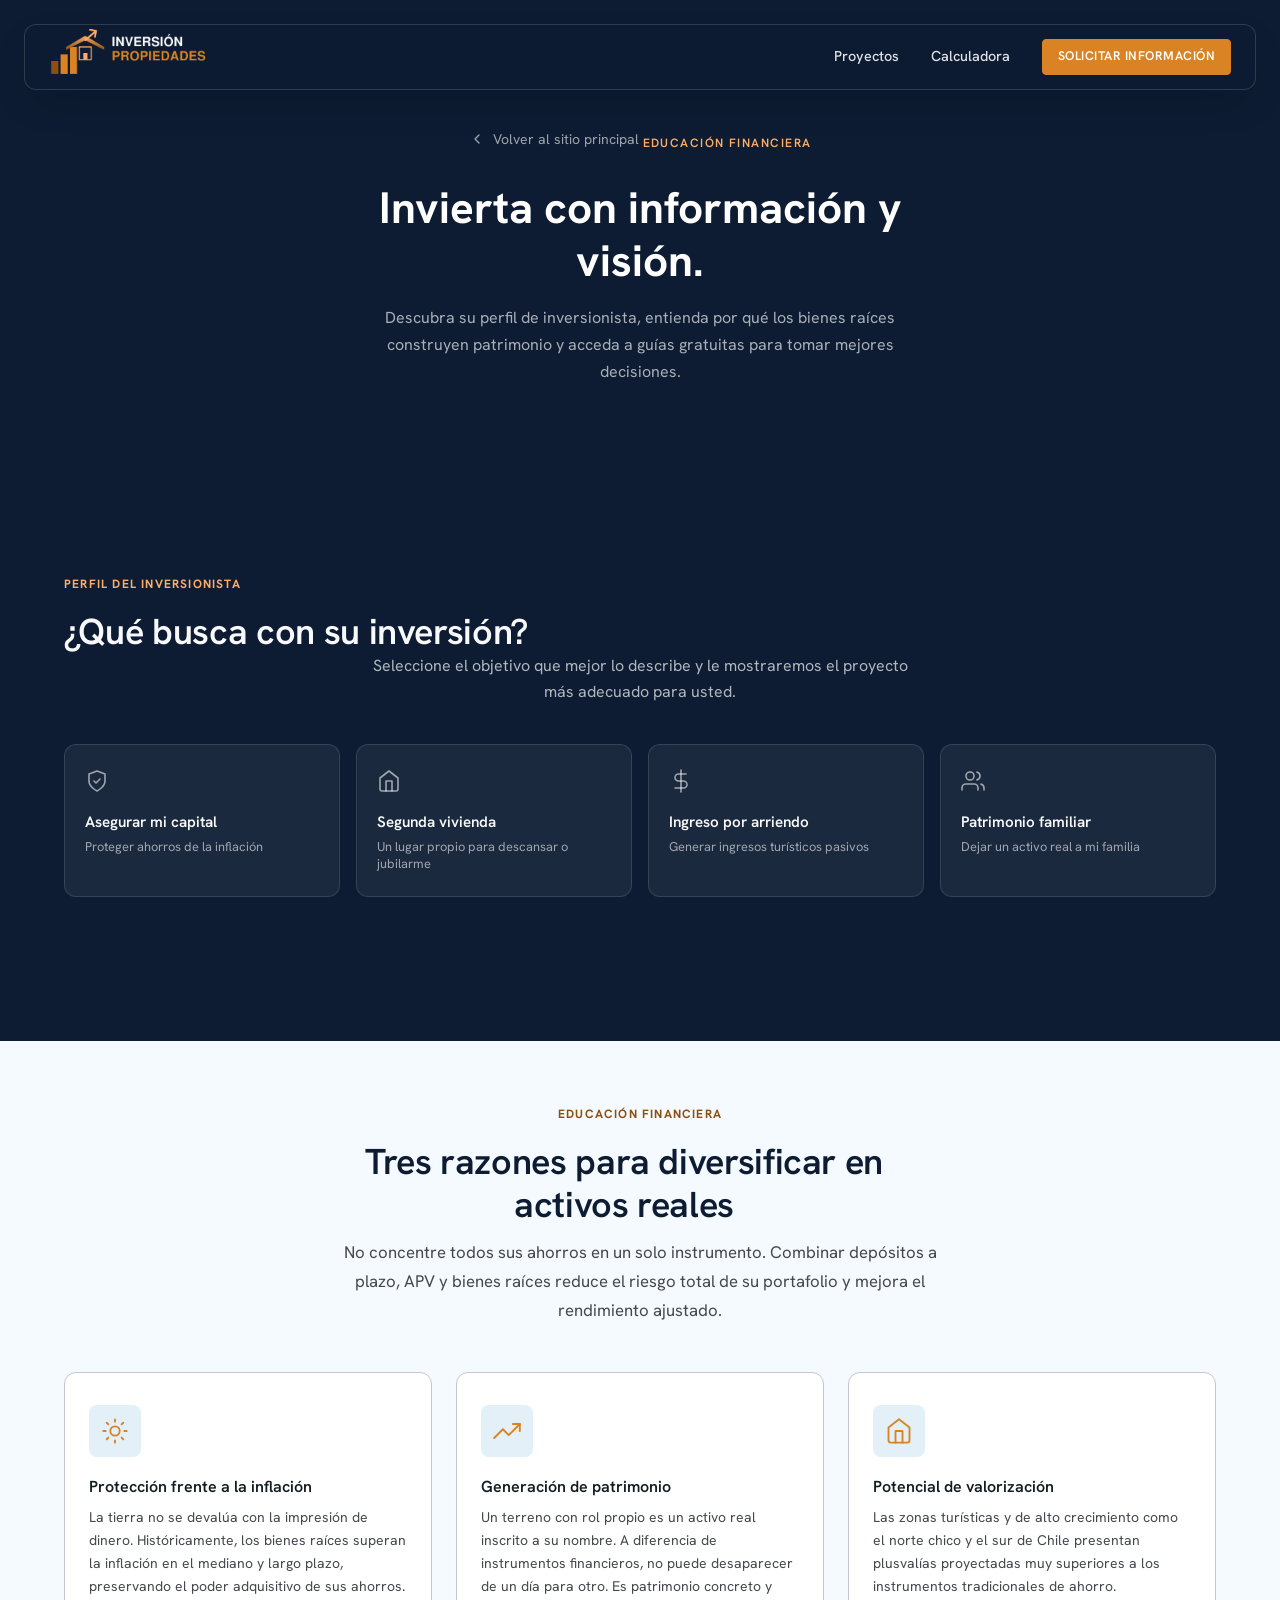
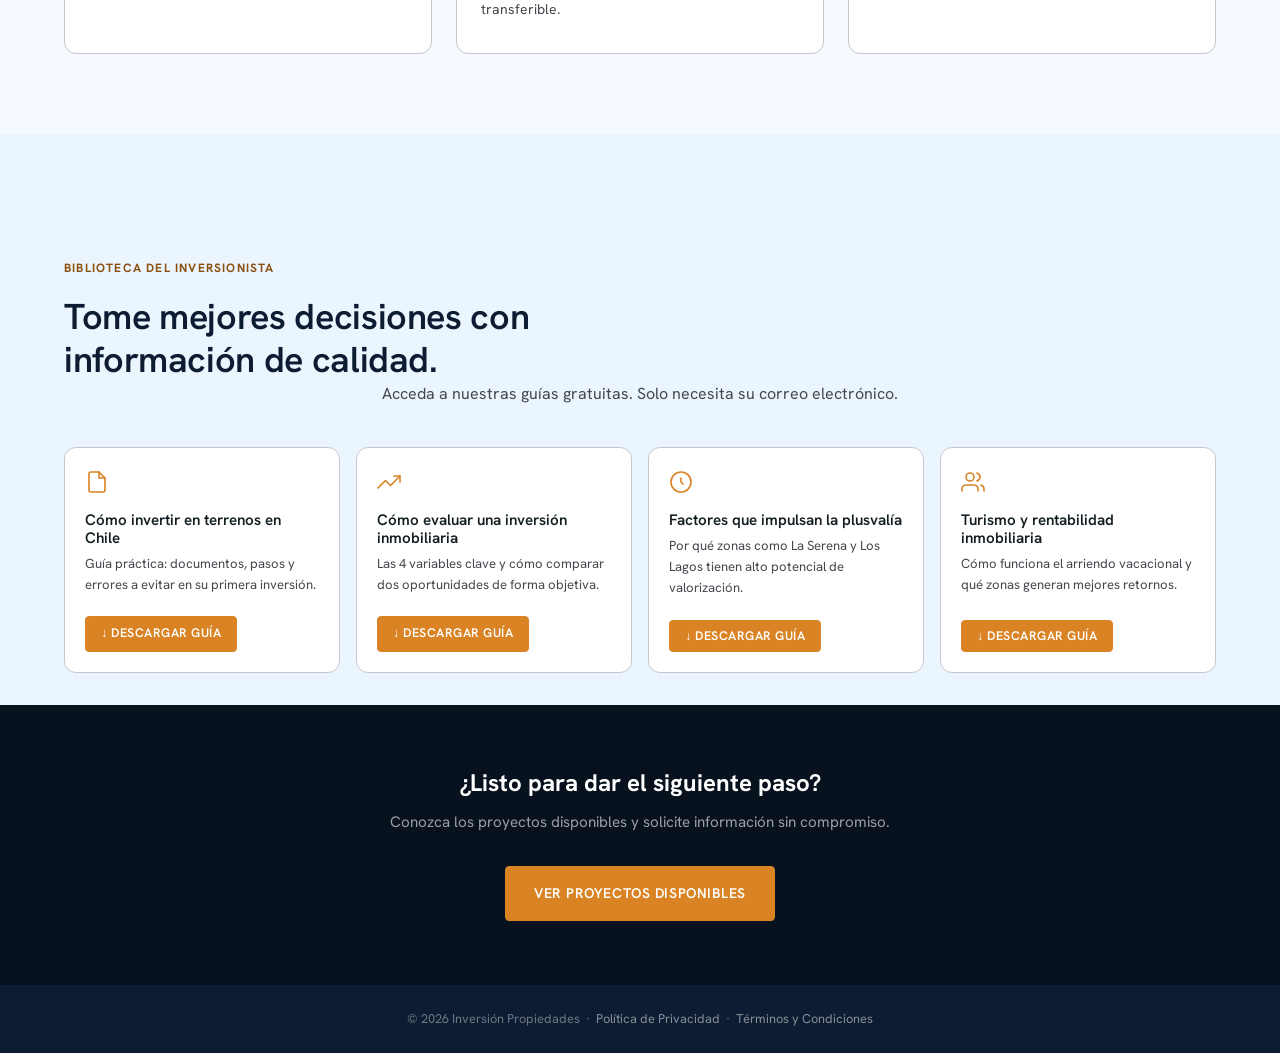
<file: pages/educacion-financiera.html>
<!DOCTYPE html>
<html lang="es-CL">
<head>
  <meta charset="UTF-8">
  <meta name="viewport" content="width=device-width, initial-scale=1.0">
  <title>Educación Financiera | Inversión Propiedades</title>
  <meta name="description" content="Educación financiera para inversionistas. Descubra su perfil, aprenda por qué los bienes raíces construyen patrimonio y acceda a guías gratuitas.">

  <link rel="preconnect" href="https://fonts.googleapis.com">
  <link rel="preconnect" href="https://fonts.gstatic.com" crossorigin>
  <link href="https://fonts.googleapis.com/css2?family=Hanken+Grotesk:wght@400;500;600;700&display=swap" rel="stylesheet">
  <link rel="icon" href="data:image/svg+xml,<svg xmlns=%22http://www.w3.org/2000/svg%22 viewBox=%220 0 100 100%22><text y=%22.9em%22 font-size=%2290%22>⛰️</text></svg>">
  <link rel="stylesheet" href="../css/styles.css">

  <style>
    .blog-hero {
      background: var(--color-navy);
      padding: 8rem 0 4rem;
      text-align: center;
    }
    .blog-hero__back {
      display: inline-flex;
      align-items: center;
      gap: 0.5rem;
      font-size: 0.875rem;
      color: rgba(255,255,255,0.6);
      text-decoration: none;
      margin-bottom: 2rem;
      transition: color 0.2s;
    }
    .blog-hero__back:hover { color: var(--color-copper-light); }
    .blog-hero__back svg { width: 16px; height: 16px; }
    .blog-hero__eyebrow {
      display: inline-block;
      font-size: 0.75rem;
      font-weight: 600;
      letter-spacing: 0.12em;
      text-transform: uppercase;
      color: var(--color-copper-light);
      margin-bottom: 1rem;
    }
    .blog-hero__title {
      font-size: clamp(1.75rem, 4vw, 2.75rem);
      font-weight: 700;
      color: #fff;
      margin: 0 auto 1rem;
      max-width: 640px;
      line-height: 1.2;
    }
    .blog-hero__lead {
      font-size: 1rem;
      color: rgba(255,255,255,0.65);
      max-width: 560px;
      margin: 0 auto;
      line-height: 1.7;
    }
    .blog-content {
      background: var(--surface);
      padding: 4rem 0 5rem;
    }
    .blog-grid {
      display: grid;
      grid-template-columns: repeat(auto-fit, minmax(260px, 1fr));
      gap: 1.5rem;
      margin-top: 3rem;
    }
    .blog-cta {
      background: var(--color-navy-deep);
      padding: 4rem 0;
      text-align: center;
    }
    .blog-cta__title {
      font-size: 1.5rem;
      font-weight: 700;
      color: #fff;
      margin-bottom: 0.75rem;
    }
    .blog-cta__text {
      color: rgba(255,255,255,0.6);
      margin-bottom: 2rem;
      font-size: 0.95rem;
    }
    .blog-footer {
      background: var(--color-navy);
      padding: 1.5rem 0;
      text-align: center;
    }
    .blog-footer p {
      font-size: 0.8rem;
      color: rgba(255,255,255,0.4);
      margin: 0;
    }
    .blog-footer a {
      color: rgba(255,255,255,0.5);
      text-decoration: none;
    }
    .blog-footer a:hover { color: var(--color-copper-light); }
  </style>
</head>
<body>

  <!-- HEADER -->
  <header class="header" id="header">
    <div class="container header__inner">
      <a href="../index.html" class="header__logo">
        <img src="../assets/images/logo-inversion-propiedades-header.png" alt="Inversión Propiedades" class="header__logo-img" height="44">
      </a>
      <div class="nav__desktop">
        <a href="../index.html#proyectos" class="nav__link">Proyectos</a>
        <a href="../index.html#rentabilidad" class="nav__link">Calculadora</a>
        <a href="../index.html#formulario" class="btn btn--primary btn--sm">Solicitar Información</a>
      </div>
      <button class="nav__toggle" id="navToggle" aria-label="Abrir menú" aria-expanded="false" aria-controls="nav">
        <span></span><span></span><span></span>
      </button>
    </div>
  </header>

  <nav class="nav" id="nav" aria-label="Navegación principal">
    <div class="nav__drawer-header">
      <span class="nav__drawer-title">Menú de Navegación</span>
      <button class="nav__drawer-close" id="navClose" aria-label="Cerrar menú">✕</button>
    </div>
    <a href="../index.html#proyectos" class="nav__link">Proyectos</a>
    <a href="../index.html#rentabilidad" class="nav__link">Calculadora</a>
    <a href="../index.html#faq" class="nav__link">Preguntas Frecuentes</a>
    <a href="../index.html#formulario" class="btn btn--primary nav__drawer-cta">Solicitar Información</a>
  </nav>
  <div class="nav__backdrop" id="navBackdrop"></div>

  <main>

    <!-- HERO -->
    <section class="blog-hero">
      <div class="container" style="text-align:center;">
        <a href="../index.html" class="blog-hero__back">
          <svg viewBox="0 0 24 24" fill="none" stroke="currentColor" stroke-width="2" stroke-linecap="round" stroke-linejoin="round"><polyline points="15 18 9 12 15 6"/></svg>
          Volver al sitio principal
        </a>
        <span class="blog-hero__eyebrow">Educación Financiera</span>
        <h1 class="blog-hero__title">Invierta con información y visión.</h1>
        <p class="blog-hero__lead">Descubra su perfil de inversionista, entienda por qué los bienes raíces construyen patrimonio y acceda a guías gratuitas para tomar mejores decisiones.</p>
      </div>
    </section>

    <!-- 1. PERFIL DEL INVERSIONISTA -->
    <section class="quiz-section" id="perfil-inversionista">
      <div class="container">
        <span class="eyebrow reveal">Perfil del Inversionista</span>
        <h2 class="section-title reveal">¿Qué busca con su inversión?</h2>
        <p class="quiz-section__lead reveal">Seleccione el objetivo que mejor lo describe y le mostraremos el proyecto más adecuado para usted.</p>
        <div class="quiz-grid reveal" id="quizOptions">
          <button class="quiz-opt" data-target="capital" onclick="quizSelect(this)">
            <span class="quiz-opt__icon" aria-hidden="true">
              <svg width="24" height="24" viewBox="0 0 24 24" fill="none" stroke="currentColor" stroke-width="1.6" stroke-linecap="round" stroke-linejoin="round"><path d="M12 22s8-4 8-10V5l-8-3-8 3v7c0 6 8 10 8 10Z"/><path d="m9 12 2 2 4-4"/></svg>
            </span>
            <strong>Asegurar mi capital</strong>
            <span>Proteger ahorros de la inflación</span>
          </button>
          <button class="quiz-opt" data-target="vivienda" onclick="quizSelect(this)">
            <span class="quiz-opt__icon" aria-hidden="true">
              <svg width="24" height="24" viewBox="0 0 24 24" fill="none" stroke="currentColor" stroke-width="1.6" stroke-linecap="round" stroke-linejoin="round"><path d="M3 9l9-7 9 7v11a2 2 0 0 1-2 2H5a2 2 0 0 1-2-2z"/><polyline points="9 22 9 12 15 12 15 22"/></svg>
            </span>
            <strong>Segunda vivienda</strong>
            <span>Un lugar propio para descansar o jubilarme</span>
          </button>
          <button class="quiz-opt" data-target="arriendo" onclick="quizSelect(this)">
            <span class="quiz-opt__icon" aria-hidden="true">
              <svg width="24" height="24" viewBox="0 0 24 24" fill="none" stroke="currentColor" stroke-width="1.6" stroke-linecap="round" stroke-linejoin="round"><line x1="12" y1="1" x2="12" y2="23"/><path d="M17 5H9.5a3.5 3.5 0 0 0 0 7h5a3.5 3.5 0 0 1 0 7H6"/></svg>
            </span>
            <strong>Ingreso por arriendo</strong>
            <span>Generar ingresos turísticos pasivos</span>
          </button>
          <button class="quiz-opt" data-target="patrimonio" onclick="quizSelect(this)">
            <span class="quiz-opt__icon" aria-hidden="true">
              <svg width="24" height="24" viewBox="0 0 24 24" fill="none" stroke="currentColor" stroke-width="1.6" stroke-linecap="round" stroke-linejoin="round"><path d="M17 21v-2a4 4 0 0 0-4-4H5a4 4 0 0 0-4 4v2"/><circle cx="9" cy="7" r="4"/><path d="M23 21v-2a4 4 0 0 0-3-3.87"/><path d="M16 3.13a4 4 0 0 1 0 7.75"/></svg>
            </span>
            <strong>Patrimonio familiar</strong>
            <span>Dejar un activo real a mi familia</span>
          </button>
        </div>
        <div class="quiz-result" id="quizResult" hidden>
          <div class="quiz-result__inner">
            <span class="quiz-result__label" id="quizResultLabel"></span>
            <h3 class="quiz-result__title" id="quizResultTitle"></h3>
            <p class="quiz-result__desc" id="quizResultDesc"></p>
            <div class="quiz-result__chips" id="quizResultChips"></div>
            <div class="quiz-result__actions">
              <a href="../index.html#proyectos" class="btn btn--primary btn--sm">Ver proyectos recomendados</a>
              <button class="btn btn--ghost btn--sm" onclick="quizReset()">Cambiar respuesta</button>
            </div>
          </div>
        </div>
      </div>
    </section>

    <!-- 2. ¿POR QUÉ INVERTIR? -->
    <section class="blog-content">
      <div class="container">
        <div style="text-align:center; max-width:640px; margin: 0 auto 2.5rem;">
          <span class="eyebrow" style="display:block;">Educación Financiera</span>
          <h2 class="section-title">Tres razones para diversificar en activos reales</h2>
          <p style="margin: 0.75rem 0 0; color: var(--on-surface-variant); font-size:1.05rem; line-height:1.7;">No concentre todos sus ahorros en un solo instrumento. Combinar depósitos a plazo, APV y bienes raíces reduce el riesgo total de su portafolio y mejora el rendimiento ajustado.</p>
        </div>
        <div class="blog-grid">
          <article class="edu-card">
            <span class="edu-card__icon" aria-hidden="true">
              <svg width="28" height="28" viewBox="0 0 24 24" fill="none" stroke="currentColor" stroke-width="1.6" stroke-linecap="round" stroke-linejoin="round"><path d="M12 2v2M12 20v2M4.93 4.93l1.41 1.41M17.66 17.66l1.41 1.41M2 12h2M20 12h2M4.93 19.07l1.41-1.41M17.66 6.34l1.41-1.41"/><circle cx="12" cy="12" r="4"/></svg>
            </span>
            <h3>Protección frente a la inflación</h3>
            <p>La tierra no se devalúa con la impresión de dinero. Históricamente, los bienes raíces superan la inflación en el mediano y largo plazo, preservando el poder adquisitivo de sus ahorros.</p>
          </article>
          <article class="edu-card">
            <span class="edu-card__icon" aria-hidden="true">
              <svg width="28" height="28" viewBox="0 0 24 24" fill="none" stroke="currentColor" stroke-width="1.6" stroke-linecap="round" stroke-linejoin="round"><polyline points="23 6 13.5 15.5 8.5 10.5 1 18"/><polyline points="17 6 23 6 23 12"/></svg>
            </span>
            <h3>Generación de patrimonio</h3>
            <p>Un terreno con rol propio es un activo real inscrito a su nombre. A diferencia de instrumentos financieros, no puede desaparecer de un día para otro. Es patrimonio concreto y transferible.</p>
          </article>
          <article class="edu-card">
            <span class="edu-card__icon" aria-hidden="true">
              <svg width="28" height="28" viewBox="0 0 24 24" fill="none" stroke="currentColor" stroke-width="1.6" stroke-linecap="round" stroke-linejoin="round"><path d="M3 9l9-7 9 7v11a2 2 0 0 1-2 2H5a2 2 0 0 1-2-2z"/><polyline points="9 22 9 12 15 12 15 22"/></svg>
            </span>
            <h3>Potencial de valorización</h3>
            <p>Las zonas turísticas y de alto crecimiento como el norte chico y el sur de Chile presentan plusvalías proyectadas muy superiores a los instrumentos tradicionales de ahorro.</p>
          </article>
        </div>
      </div>
    </section>

    <!-- 3. BIBLIOTECA DEL INVERSIONISTA -->
    <section class="biblioteca" id="biblioteca">
      <div class="container">
        <span class="eyebrow reveal">Biblioteca del Inversionista</span>
        <h2 class="section-title reveal">Tome mejores decisiones con información de calidad.</h2>
        <p class="biblioteca__lead reveal">Acceda a nuestras guías gratuitas. Solo necesita su correo electrónico.</p>
        <div class="biblioteca__grid">
          <article class="bib-card reveal">
            <span class="bib-card__icon" aria-hidden="true">
              <svg width="24" height="24" viewBox="0 0 24 24" fill="none" stroke="currentColor" stroke-width="1.6" stroke-linecap="round" stroke-linejoin="round"><path d="M14 2H6a2 2 0 0 0-2 2v16a2 2 0 0 0 2 2h12a2 2 0 0 0 2-2V8z"/><polyline points="14 2 14 8 20 8"/></svg>
            </span>
            <div class="bib-card__body">
              <h3>Cómo invertir en terrenos en Chile</h3>
              <p>Guía práctica: documentos, pasos y errores a evitar en su primera inversión.</p>
            </div>
            <a href="../assets/pdfs/guia-1-invertir-terrenos-chile.pdf" target="_blank" rel="noopener" class="btn btn--primary btn--sm bib-card__cta">↓ Descargar guía</a>
          </article>
          <article class="bib-card reveal">
            <span class="bib-card__icon" aria-hidden="true">
              <svg width="24" height="24" viewBox="0 0 24 24" fill="none" stroke="currentColor" stroke-width="1.6" stroke-linecap="round" stroke-linejoin="round"><polyline points="23 6 13.5 15.5 8.5 10.5 1 18"/><polyline points="17 6 23 6 23 12"/></svg>
            </span>
            <div class="bib-card__body">
              <h3>Cómo evaluar una inversión inmobiliaria</h3>
              <p>Las 4 variables clave y cómo comparar dos oportunidades de forma objetiva.</p>
            </div>
            <a href="../assets/pdfs/guia-2-evaluar-inversion-inmobiliaria.pdf" target="_blank" rel="noopener" class="btn btn--primary btn--sm bib-card__cta">↓ Descargar guía</a>
          </article>
          <article class="bib-card reveal">
            <span class="bib-card__icon" aria-hidden="true">
              <svg width="24" height="24" viewBox="0 0 24 24" fill="none" stroke="currentColor" stroke-width="1.6" stroke-linecap="round" stroke-linejoin="round"><circle cx="12" cy="12" r="10"/><polyline points="12 8 12 12 14 14"/></svg>
            </span>
            <div class="bib-card__body">
              <h3>Factores que impulsan la plusvalía</h3>
              <p>Por qué zonas como La Serena y Los Lagos tienen alto potencial de valorización.</p>
            </div>
            <button class="btn btn--primary btn--sm bib-card__cta" onclick="bibDownload('plusvalia')">↓ Descargar guía</button>
          </article>
          <article class="bib-card reveal">
            <span class="bib-card__icon" aria-hidden="true">
              <svg width="24" height="24" viewBox="0 0 24 24" fill="none" stroke="currentColor" stroke-width="1.6" stroke-linecap="round" stroke-linejoin="round"><path d="M17 21v-2a4 4 0 0 0-4-4H5a4 4 0 0 0-4 4v2"/><circle cx="9" cy="7" r="4"/><path d="M23 21v-2a4 4 0 0 0-3-3.87"/><path d="M16 3.13a4 4 0 0 1 0 7.75"/></svg>
            </span>
            <div class="bib-card__body">
              <h3>Turismo y rentabilidad inmobiliaria</h3>
              <p>Cómo funciona el arriendo vacacional y qué zonas generan mejores retornos.</p>
            </div>
            <button class="btn btn--primary btn--sm bib-card__cta" onclick="bibDownload('turismo')">↓ Descargar guía</button>
          </article>
        </div>
      </div>
    </section>

    <!-- Modal Biblioteca -->
    <div class="bib-modal" id="bibModal" role="dialog" aria-modal="true" aria-labelledby="bibModalTitle" hidden>
      <div class="bib-modal__panel">
        <button class="modal__close" id="bibModalClose" onclick="bibModalClose()" aria-label="Cerrar">✕</button>
        <h3 id="bibModalTitle">Descargar guía gratuita</h3>
        <p>Ingrese su correo y le enviamos la guía de inmediato.</p>
        <form class="bib-modal__form" onsubmit="bibSubmit(event)">
          <input type="hidden" id="bibGuia" value="">
          <label class="form__field">
            <span>Nombre</span>
            <input type="text" id="bibNombre" required placeholder="Su nombre">
          </label>
          <label class="form__field">
            <span>Correo electrónico</span>
            <input type="email" id="bibCorreo" required placeholder="correo@ejemplo.cl">
          </label>
          <button type="submit" class="btn btn--primary btn--block">Enviar y descargar</button>
          <p style="font-size:0.75rem;color:var(--on-surface-variant);margin-top:0.5rem;text-align:center;">Sus datos se usan solo para enviarle la guía. Sin spam.</p>
        </form>
        <div class="bib-modal__success" id="bibSuccess" hidden></div>
      </div>
    </div>

    <!-- CTA FINAL -->
    <section class="blog-cta">
      <div class="container">
        <h2 class="blog-cta__title">¿Listo para dar el siguiente paso?</h2>
        <p class="blog-cta__text">Conozca los proyectos disponibles y solicite información sin compromiso.</p>
        <a href="../index.html#proyectos" class="btn btn--primary">Ver proyectos disponibles</a>
      </div>
    </section>

  </main>

  <footer class="blog-footer">
    <div class="container">
      <p>© 2026 Inversión Propiedades &nbsp;·&nbsp;
        <a href="politica-privacidad.html" target="_blank" rel="noopener">Política de Privacidad</a>
        &nbsp;·&nbsp;
        <a href="terminos-condiciones.html" target="_blank" rel="noopener">Términos y Condiciones</a>
      </p>
    </div>
  </footer>

  <script src="../js/script.js" defer></script>
  <script>
// ── Quiz ────────────────────────────────────────────────────────────────
var quizData = {
  capital:    { label: 'Perfil: Preservación de capital',    title: 'Recomendamos ambos proyectos',             desc: 'Invertir en bienes raíces protege sus ahorros de la inflación. Ambos fundos ofrecen activos tangibles con rol propio y plusvalía proyectada del 30% anual.',                                   chips: ['Fundo Valle del Elqui — La Serena','Fundo Puerto Octay — Puerto Octay'] },
  vivienda:   { label: 'Perfil: Segunda vivienda',           title: 'Recomendamos Proyecto Norte — La Serena',  desc: 'Clima mediterráneo con más de 300 días de sol, alta conectividad y cercanía a servicios. Ideal para quienes buscan un lugar propio fuera del norte minero.',                                  chips: ['Fundo Valle del Elqui — La Serena, Coquimbo'] },
  arriendo:   { label: 'Perfil: Rentabilidad turística',     title: 'Recomendamos Proyecto Sur — Puerto Octay', desc: 'Zona de alta demanda turística rodeada de lagos y volcanes. Potencial de ingreso mensual vía Airbnb estimado en $1.000.000–$2.000.000 CLP.',                                               chips: ['Fundo Puerto Octay — Puerto Octay, Lagos'] },
  patrimonio: { label: 'Perfil: Construcción de patrimonio', title: 'Recomendamos ambos proyectos',             desc: 'Títulos individuales con rol único, subdivisión aprobada y acompañamiento legal hasta la inscripción. Un legado real y transferible para su familia.',                                      chips: ['Fundo Valle del Elqui — La Serena','Fundo Puerto Octay — Puerto Octay'] }
};
function quizSelect(btn) {
  document.querySelectorAll('.quiz-opt').forEach(function(b){ b.classList.remove('quiz-opt--active'); });
  btn.classList.add('quiz-opt--active');
  var d = quizData[btn.dataset.target];
  document.getElementById('quizResultLabel').textContent = d.label;
  document.getElementById('quizResultTitle').textContent = d.title;
  document.getElementById('quizResultDesc').textContent  = d.desc;
  document.getElementById('quizResultChips').innerHTML   = d.chips.map(function(c){ return '<span class="result-chip">'+c+'</span>'; }).join('');
  var res = document.getElementById('quizResult');
  res.hidden = false;
  res.scrollIntoView({behavior:'smooth', block:'nearest'});
}
function quizReset() {
  document.querySelectorAll('.quiz-opt').forEach(function(b){ b.classList.remove('quiz-opt--active'); });
  document.getElementById('quizResult').hidden = true;
}

// ── Biblioteca ──────────────────────────────────────────────────────────
var currentGuia = '';
var SHEETS_URL = 'https://script.google.com/macros/s/AKfycbynw1D4u_BHivWVqoeC22OPxvxyl92aTQ2IEtVwCZLNJFp35g8IuQZrAPu55kJad4Mflw/exec';
var WA_NUMBER  = '56987332569';
var guiaLabels = {
  'terrenos': 'Guía 1 – Cómo invertir en terrenos en Chile',
  'evaluar':  'Guía 2 – Cómo evaluar una inversión inmobiliaria',
  'plusvalia': 'Guía 3 – Factores que impulsan la plusvalía',
  'turismo':  'Guía 4 – Turismo y rentabilidad inmobiliaria'
};
var guiaPdfs = {
  'terrenos': 'assets/pdfs/guia-1-invertir-terrenos-chile.pdf',
  'evaluar':  'assets/pdfs/guia-2-evaluar-inversion-inmobiliaria.pdf',
  'plusvalia': null,
  'turismo':  null
};
function bibDownload(guia) {
  currentGuia = guia;
  document.getElementById('bibGuia').value = guia;
  document.getElementById('bibSuccess').hidden = true;
  var form = document.querySelector('.bib-modal__form');
  if (form) form.style.display = '';
  document.getElementById('bibModal').hidden = false;
  document.body.style.overflow = 'hidden';
}
function bibModalClose() {
  document.getElementById('bibModal').hidden = true;
  document.body.style.overflow = '';
}
function bibSubmit(e) {
  e.preventDefault();
  var nombre    = document.getElementById('bibNombre').value.trim();
  var correo    = document.getElementById('bibCorreo').value.trim();
  var guiaLabel = guiaLabels[currentGuia] || currentGuia;
  var pdfPath   = guiaPdfs[currentGuia];
  document.querySelector('.bib-modal__form').style.display = 'none';
  var waMsg = encodeURIComponent(
    '¡Hola! Soy ' + nombre + ', acabo de solicitar la "' + guiaLabel +
    '" en su sitio web. Mi correo es ' + correo + '. ¿Me pueden orientar?'
  );
  var successEl = document.getElementById('bibSuccess');
  successEl.innerHTML =
    '<p style="margin-bottom:0.75rem">¡Listo! Su solicitud fue recibida.</p>' +
    '<p style="font-size:0.85rem;color:var(--on-surface-variant);margin-bottom:1.25rem;">Le enviaremos la guía a <strong>' + correo + '</strong> a la brevedad.</p>' +
    '<a href="https://wa.me/' + WA_NUMBER + '?text=' + waMsg + '" target="_blank" rel="noopener" class="btn btn--primary btn--block">Continuar por WhatsApp</a>';
  successEl.hidden = false;
  if (pdfPath) { window.open(pdfPath, '_blank'); }
  fetch(SHEETS_URL, {
    method: 'POST',
    body: JSON.stringify({ nombre: nombre, correo: correo, guia: guiaLabel }),
    headers: { 'Content-Type': 'application/json' }
  }).catch(function(){});
}
document.addEventListener('keydown', function(e) {
  if (e.key === 'Escape') bibModalClose();
});
  </script>
</body>
</html>
</file>
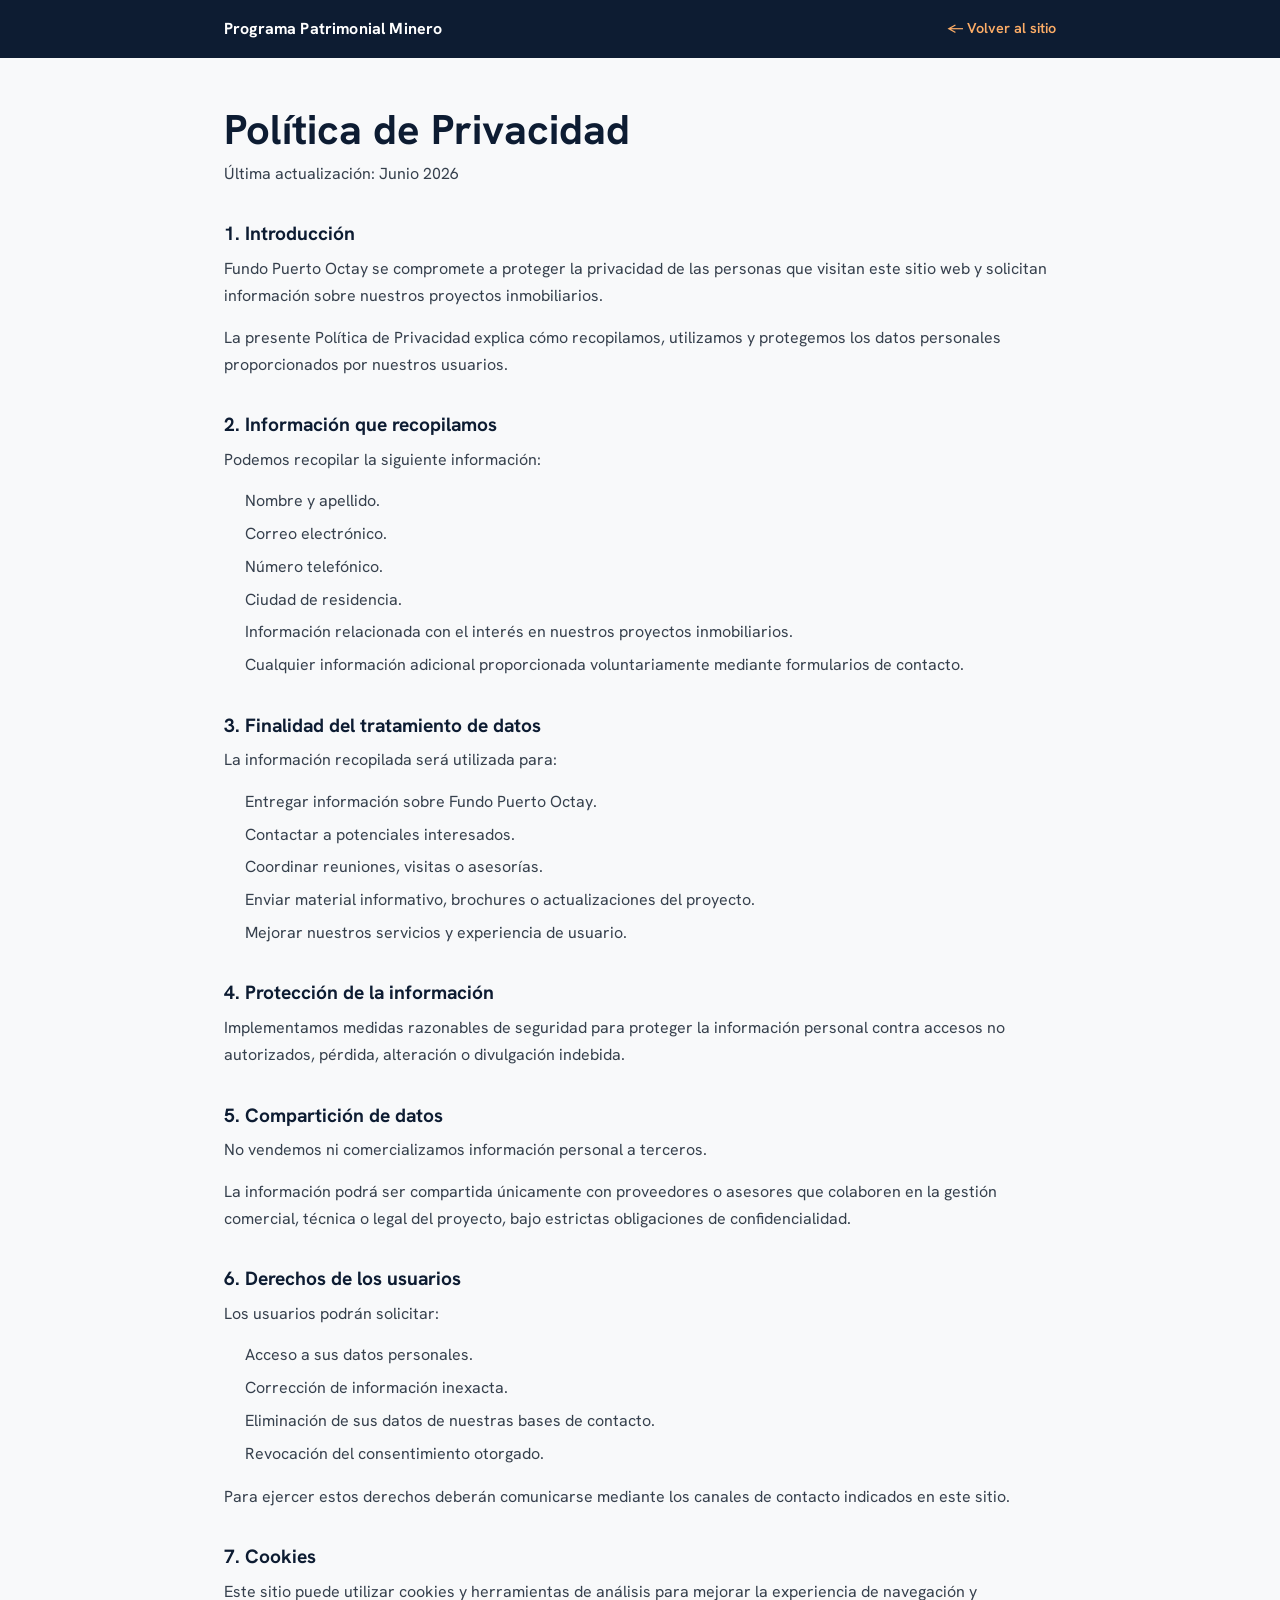
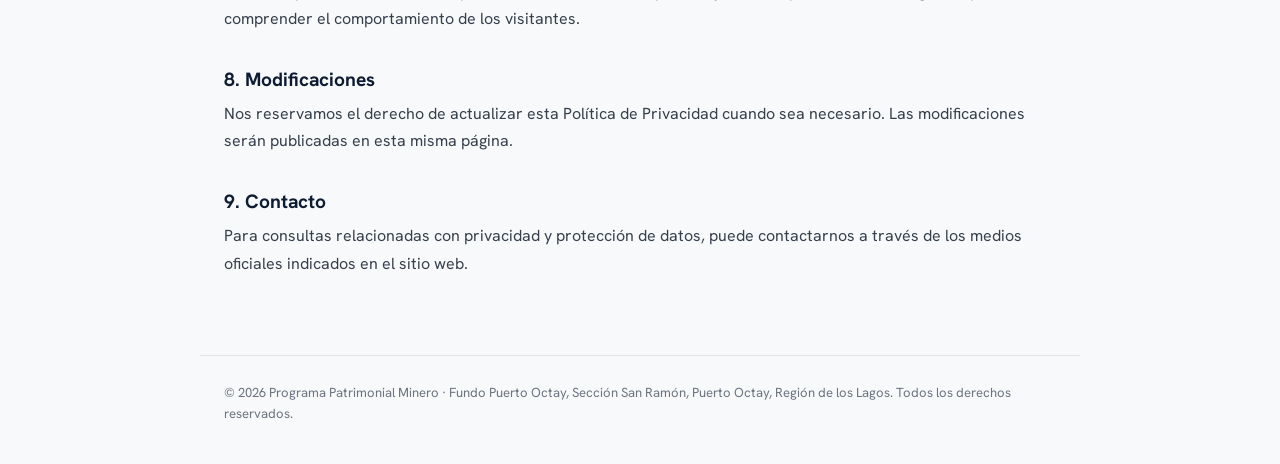
<file: pages/politica-privacidad.html>
<!DOCTYPE html>
<html lang="es-CL">
<head>
  <meta charset="UTF-8">
  <meta name="viewport" content="width=device-width, initial-scale=1.0">
  <title>Política de Privacidad | Programa Patrimonial Minero</title>
  <meta name="description" content="Política de Privacidad del Programa Patrimonial Minero — Fundo Puerto Octay, Puerto Octay.">
  <meta name="robots" content="index, follow">

  <link rel="preconnect" href="https://fonts.googleapis.com">
  <link rel="preconnect" href="https://fonts.gstatic.com" crossorigin>
  <link href="https://fonts.googleapis.com/css2?family=Hanken+Grotesk:wght@400;500;600;700&display=swap" rel="stylesheet">
  <link rel="icon" href="data:image/svg+xml,<svg xmlns=%22http://www.w3.org/2000/svg%22 viewBox=%220 0 100 100%22><text y=%22.9em%22 font-size=%2290%22>⛰️</text></svg>">
  <link rel="stylesheet" href="../css/styles.css">

  <style>
    .legal-doc {
      font-family: 'Hanken Grotesk', system-ui, sans-serif;
      color: #1f2733;
      background: #f8f9fa;
      min-height: 100vh;
    }
    .legal-doc__bar {
      background: #0d1c32;
      color: #fff;
      padding: 1rem 0;
      position: sticky;
      top: 0;
      z-index: 10;
    }
    .legal-doc__bar-inner {
      max-width: 880px;
      margin: 0 auto;
      padding: 0 1.5rem;
      display: flex;
      align-items: center;
      justify-content: space-between;
      gap: 1rem;
      flex-wrap: wrap;
    }
    .legal-doc__brand {
      font-weight: 700;
      font-size: 1rem;
      letter-spacing: 0.01em;
      color: #fff;
      text-decoration: none;
    }
    .legal-doc__back {
      color: #fdad67;
      text-decoration: none;
      font-weight: 600;
      font-size: 0.9rem;
      display: inline-flex;
      align-items: center;
      gap: 0.4rem;
    }
    .legal-doc__back:hover { color: #fff; }
    .legal-doc__main {
      max-width: 880px;
      margin: 0 auto;
      padding: 3rem 1.5rem 4rem;
    }
    .legal-doc__main h1 {
      font-size: clamp(1.8rem, 4vw, 2.6rem);
      font-weight: 700;
      color: #0d1c32;
      margin: 0 0 0.4rem;
      line-height: 1.15;
    }
    .legal-doc__date {
      color: #6b7480;
      font-size: 0.9rem;
      margin: 0 0 2.2rem;
    }
    .legal-doc__main h2 {
      font-size: 1.2rem;
      font-weight: 700;
      color: #0d1c32;
      margin: 2.2rem 0 0.6rem;
    }
    .legal-doc__main p {
      font-size: 1rem;
      line-height: 1.7;
      margin: 0 0 0.9rem;
      color: #36404d;
    }
    .legal-doc__main ul {
      margin: 0 0 1rem;
      padding-left: 1.3rem;
    }
    .legal-doc__main li {
      font-size: 1rem;
      line-height: 1.7;
      margin-bottom: 0.35rem;
      color: #36404d;
    }
    .legal-doc__footer {
      border-top: 1px solid #e1e5ea;
      max-width: 880px;
      margin: 0 auto;
      padding: 1.6rem 1.5rem 2.5rem;
      font-size: 0.82rem;
      color: #6b7480;
      line-height: 1.6;
    }
  </style>
</head>
<body class="legal-doc">

  <header class="legal-doc__bar">
    <div class="legal-doc__bar-inner">
      <a href="../index.html" class="legal-doc__brand">Programa Patrimonial Minero</a>
      <a href="../index.html" class="legal-doc__back">← Volver al sitio</a>
    </div>
  </header>

  <main class="legal-doc__main">
    <h1>Política de Privacidad</h1>
    <p class="legal-doc__date">Última actualización: Junio 2026</p>

    <h2>1. Introducción</h2>
    <p>Fundo Puerto Octay se compromete a proteger la privacidad de las personas que visitan este sitio web y solicitan información sobre nuestros proyectos inmobiliarios.</p>
    <p>La presente Política de Privacidad explica cómo recopilamos, utilizamos y protegemos los datos personales proporcionados por nuestros usuarios.</p>

    <h2>2. Información que recopilamos</h2>
    <p>Podemos recopilar la siguiente información:</p>
    <ul>
      <li>Nombre y apellido.</li>
      <li>Correo electrónico.</li>
      <li>Número telefónico.</li>
      <li>Ciudad de residencia.</li>
      <li>Información relacionada con el interés en nuestros proyectos inmobiliarios.</li>
      <li>Cualquier información adicional proporcionada voluntariamente mediante formularios de contacto.</li>
    </ul>

    <h2>3. Finalidad del tratamiento de datos</h2>
    <p>La información recopilada será utilizada para:</p>
    <ul>
      <li>Entregar información sobre Fundo Puerto Octay.</li>
      <li>Contactar a potenciales interesados.</li>
      <li>Coordinar reuniones, visitas o asesorías.</li>
      <li>Enviar material informativo, brochures o actualizaciones del proyecto.</li>
      <li>Mejorar nuestros servicios y experiencia de usuario.</li>
    </ul>

    <h2>4. Protección de la información</h2>
    <p>Implementamos medidas razonables de seguridad para proteger la información personal contra accesos no autorizados, pérdida, alteración o divulgación indebida.</p>

    <h2>5. Compartición de datos</h2>
    <p>No vendemos ni comercializamos información personal a terceros.</p>
    <p>La información podrá ser compartida únicamente con proveedores o asesores que colaboren en la gestión comercial, técnica o legal del proyecto, bajo estrictas obligaciones de confidencialidad.</p>

    <h2>6. Derechos de los usuarios</h2>
    <p>Los usuarios podrán solicitar:</p>
    <ul>
      <li>Acceso a sus datos personales.</li>
      <li>Corrección de información inexacta.</li>
      <li>Eliminación de sus datos de nuestras bases de contacto.</li>
      <li>Revocación del consentimiento otorgado.</li>
    </ul>
    <p>Para ejercer estos derechos deberán comunicarse mediante los canales de contacto indicados en este sitio.</p>

    <h2>7. Cookies</h2>
    <p>Este sitio puede utilizar cookies y herramientas de análisis para mejorar la experiencia de navegación y comprender el comportamiento de los visitantes.</p>

    <h2>8. Modificaciones</h2>
    <p>Nos reservamos el derecho de actualizar esta Política de Privacidad cuando sea necesario. Las modificaciones serán publicadas en esta misma página.</p>

    <h2>9. Contacto</h2>
    <p>Para consultas relacionadas con privacidad y protección de datos, puede contactarnos a través de los medios oficiales indicados en el sitio web.</p>
  </main>

  <footer class="legal-doc__footer">
    © 2026 Programa Patrimonial Minero · Fundo Puerto Octay, Sección San Ramón, Puerto Octay, Región de los Lagos. Todos los derechos reservados.
  </footer>

</body>
</html>
</file>
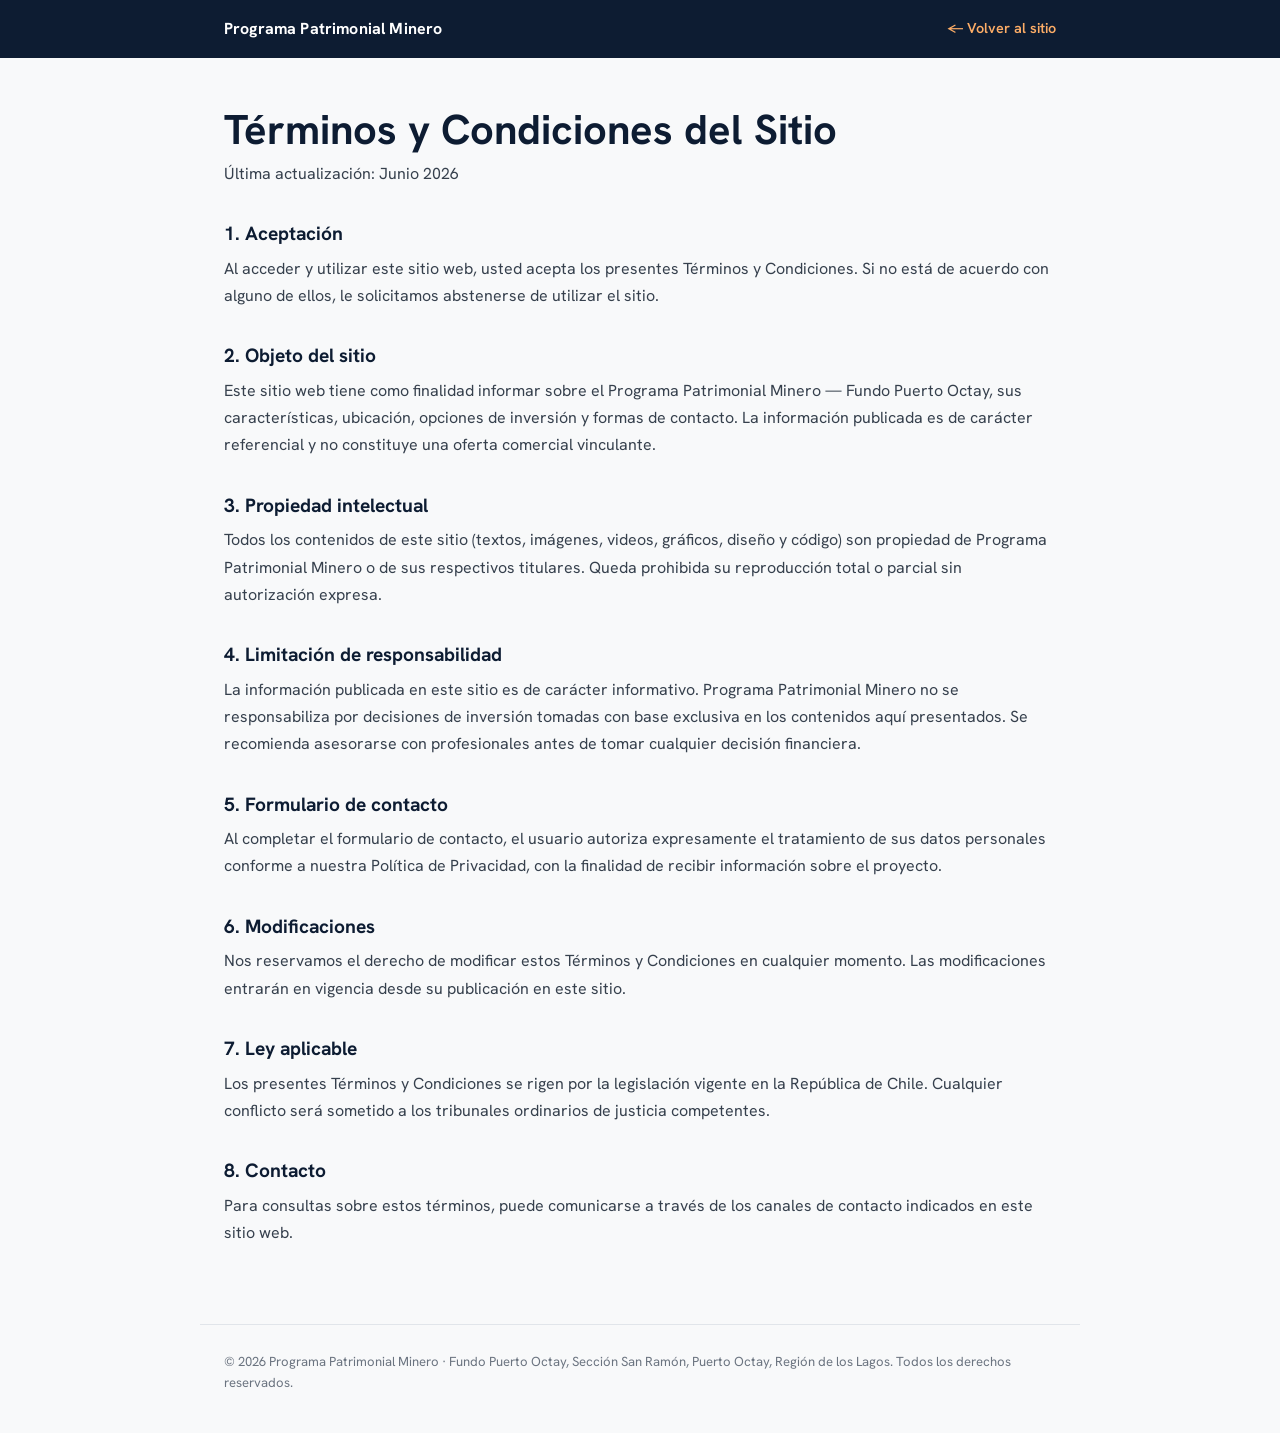
<file: pages/terminos-condiciones.html>
<!DOCTYPE html>
<html lang="es-CL">
<head>
  <meta charset="UTF-8">
  <meta name="viewport" content="width=device-width, initial-scale=1.0">
  <title>Términos y Condiciones del Sitio | Programa Patrimonial Minero</title>
  <meta name="description" content="Términos y Condiciones del Sitio del Programa Patrimonial Minero — Fundo Puerto Octay, Puerto Octay.">
  <meta name="robots" content="index, follow">

  <link rel="preconnect" href="https://fonts.googleapis.com">
  <link rel="preconnect" href="https://fonts.gstatic.com" crossorigin>
  <link href="https://fonts.googleapis.com/css2?family=Hanken+Grotesk:wght@400;500;600;700&display=swap" rel="stylesheet">
  <link rel="icon" href="data:image/svg+xml,<svg xmlns=%22http://www.w3.org/2000/svg%22 viewBox=%220 0 100 100%22><text y=%22.9em%22 font-size=%2290%22>⛰️</text></svg>">
  <link rel="stylesheet" href="../css/styles.css">

  <style>
    .legal-doc {
      font-family: 'Hanken Grotesk', system-ui, sans-serif;
      color: #1f2733;
      background: #f8f9fa;
      min-height: 100vh;
    }
    .legal-doc__bar {
      background: #0d1c32;
      color: #fff;
      padding: 1rem 0;
      position: sticky;
      top: 0;
      z-index: 10;
    }
    .legal-doc__bar-inner {
      max-width: 880px;
      margin: 0 auto;
      padding: 0 1.5rem;
      display: flex;
      align-items: center;
      justify-content: space-between;
      gap: 1rem;
      flex-wrap: wrap;
    }
    .legal-doc__brand {
      font-weight: 700;
      font-size: 1rem;
      letter-spacing: 0.01em;
      color: #fff;
      text-decoration: none;
    }
    .legal-doc__back {
      color: #fdad67;
      text-decoration: none;
      font-weight: 600;
      font-size: 0.9rem;
      display: inline-flex;
      align-items: center;
      gap: 0.4rem;
    }
    .legal-doc__back:hover { color: #fff; }
    .legal-doc__main {
      max-width: 880px;
      margin: 0 auto;
      padding: 3rem 1.5rem 4rem;
    }
    .legal-doc__main h1 {
      font-size: clamp(1.8rem, 4vw, 2.6rem);
      font-weight: 700;
      color: #0d1c32;
      margin: 0 0 0.4rem;
      line-height: 1.15;
    }
    .legal-doc__date {
      color: #6b7480;
      font-size: 0.9rem;
      margin: 0 0 2.2rem;
    }
    .legal-doc__main h2 {
      font-size: 1.2rem;
      font-weight: 700;
      color: #0d1c32;
      margin: 2.2rem 0 0.6rem;
    }
    .legal-doc__main p {
      font-size: 1rem;
      line-height: 1.7;
      margin: 0 0 0.9rem;
      color: #36404d;
    }
    .legal-doc__main ul {
      margin: 0 0 1rem;
      padding-left: 1.3rem;
    }
    .legal-doc__main li {
      font-size: 1rem;
      line-height: 1.7;
      margin-bottom: 0.35rem;
      color: #36404d;
    }
    .legal-doc__footer {
      border-top: 1px solid #e1e5ea;
      max-width: 880px;
      margin: 0 auto;
      padding: 1.6rem 1.5rem 2.5rem;
      font-size: 0.82rem;
      color: #6b7480;
      line-height: 1.6;
    }
  </style>
</head>
<body class="legal-doc">

  <header class="legal-doc__bar">
    <div class="legal-doc__bar-inner">
      <a href="../index.html" class="legal-doc__brand">Programa Patrimonial Minero</a>
      <a href="../index.html" class="legal-doc__back">← Volver al sitio</a>
    </div>
  </header>

  <main class="legal-doc__main">
    <h1>Términos y Condiciones del Sitio</h1>
    <p class="legal-doc__date">Última actualización: Junio 2026</p>

    <h2>1. Aceptación</h2>
    <p>Al acceder y utilizar este sitio web, usted acepta los presentes Términos y Condiciones. Si no está de acuerdo con alguno de ellos, le solicitamos abstenerse de utilizar el sitio.</p>

    <h2>2. Objeto del sitio</h2>
    <p>Este sitio web tiene como finalidad informar sobre el Programa Patrimonial Minero — Fundo Puerto Octay, sus características, ubicación, opciones de inversión y formas de contacto. La información publicada es de carácter referencial y no constituye una oferta comercial vinculante.</p>

    <h2>3. Propiedad intelectual</h2>
    <p>Todos los contenidos de este sitio (textos, imágenes, videos, gráficos, diseño y código) son propiedad de Programa Patrimonial Minero o de sus respectivos titulares. Queda prohibida su reproducción total o parcial sin autorización expresa.</p>

    <h2>4. Limitación de responsabilidad</h2>
    <p>La información publicada en este sitio es de carácter informativo. Programa Patrimonial Minero no se responsabiliza por decisiones de inversión tomadas con base exclusiva en los contenidos aquí presentados. Se recomienda asesorarse con profesionales antes de tomar cualquier decisión financiera.</p>

    <h2>5. Formulario de contacto</h2>
    <p>Al completar el formulario de contacto, el usuario autoriza expresamente el tratamiento de sus datos personales conforme a nuestra Política de Privacidad, con la finalidad de recibir información sobre el proyecto.</p>

    <h2>6. Modificaciones</h2>
    <p>Nos reservamos el derecho de modificar estos Términos y Condiciones en cualquier momento. Las modificaciones entrarán en vigencia desde su publicación en este sitio.</p>

    <h2>7. Ley aplicable</h2>
    <p>Los presentes Términos y Condiciones se rigen por la legislación vigente en la República de Chile. Cualquier conflicto será sometido a los tribunales ordinarios de justicia competentes.</p>

    <h2>8. Contacto</h2>
    <p>Para consultas sobre estos términos, puede comunicarse a través de los canales de contacto indicados en este sitio web.</p>
  </main>

  <footer class="legal-doc__footer">
    © 2026 Programa Patrimonial Minero · Fundo Puerto Octay, Sección San Ramón, Puerto Octay, Región de los Lagos. Todos los derechos reservados.
  </footer>

</body>
</html>
</file>
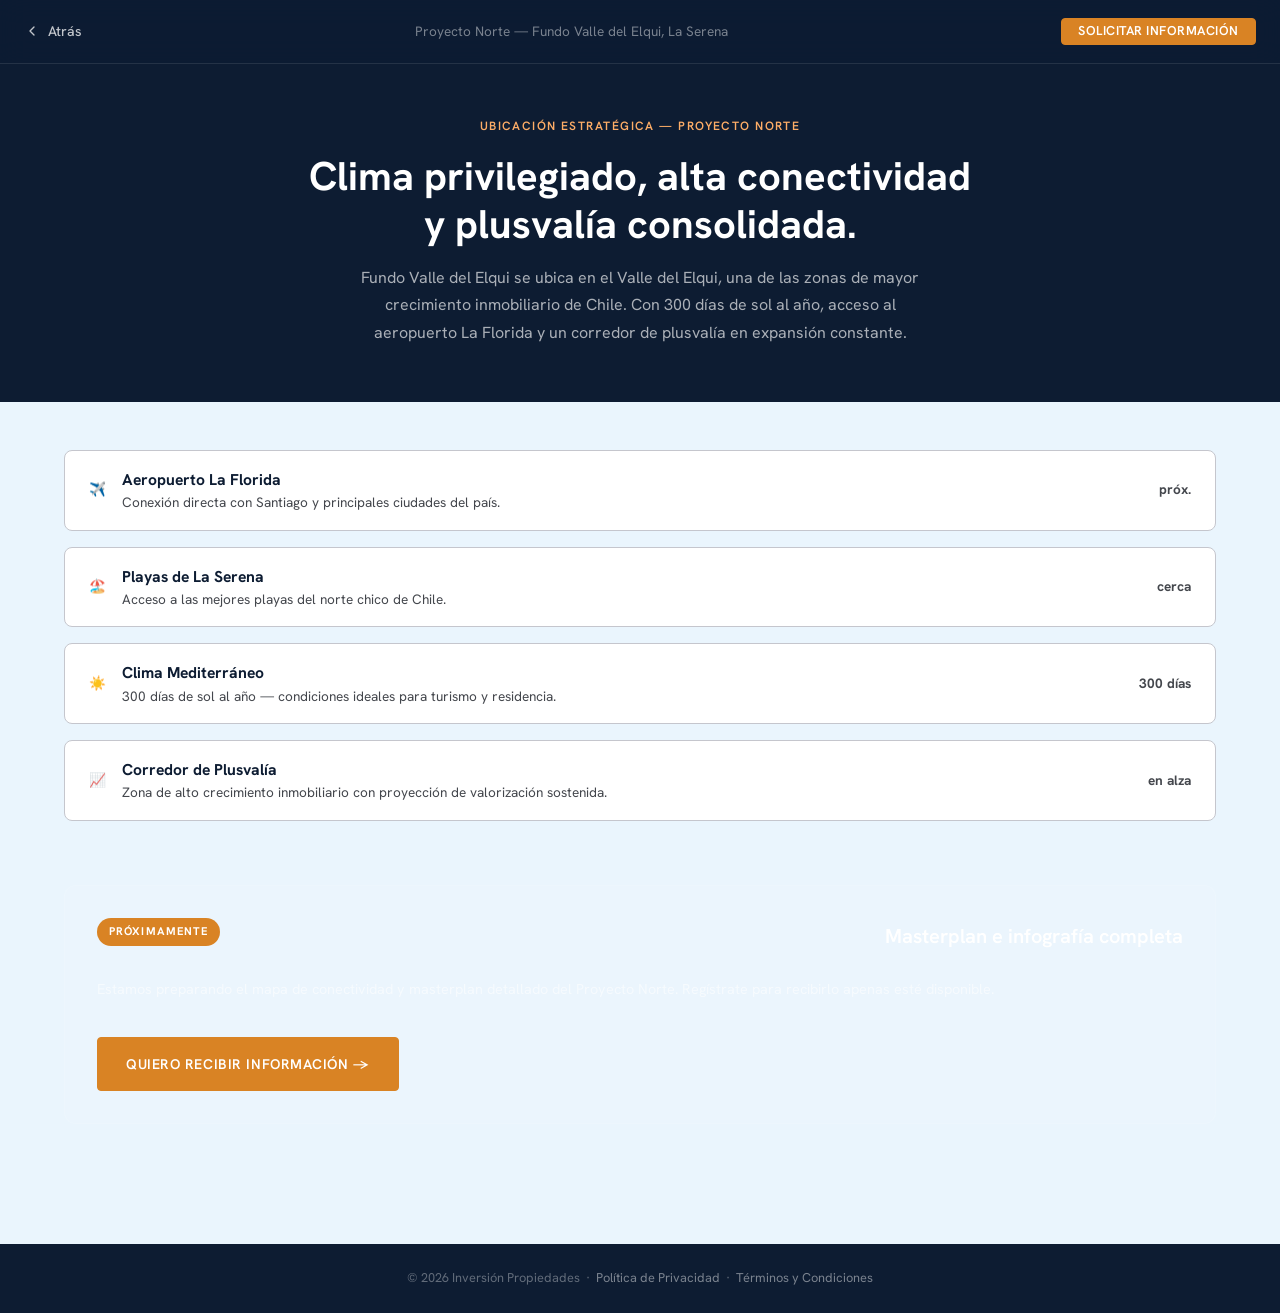
<file: pages/ubicacion-norte.html>
<!DOCTYPE html>
<html lang="es-CL">
<head>
  <meta charset="UTF-8">
  <meta name="viewport" content="width=device-width, initial-scale=1.0">
  <title>Ubicación Estratégica Norte | Fundo Valle del Elqui — La Serena</title>
  <meta name="description" content="Ubicación estratégica del Fundo Valle del Elqui, La Serena. Clima privilegiado, alta conectividad y plusvalía consolidada.">
  <link rel="preconnect" href="https://fonts.googleapis.com">
  <link rel="preconnect" href="https://fonts.gstatic.com" crossorigin>
  <link href="https://fonts.googleapis.com/css2?family=Hanken+Grotesk:wght@400;500;600;700&display=swap" rel="stylesheet">
  <link rel="icon" href="data:image/svg+xml,<svg xmlns=%22http://www.w3.org/2000/svg%22 viewBox=%220 0 100 100%22><text y=%22.9em%22 font-size=%2290%22>🌵</text></svg>">
  <link rel="stylesheet" href="../css/styles.css">
  <style>
    .ub-topbar {
      position: fixed;
      top: 0; left: 0; right: 0;
      z-index: 100;
      background: rgba(13,28,50,0.92);
      backdrop-filter: blur(14px);
      -webkit-backdrop-filter: blur(14px);
      border-bottom: 1px solid rgba(255,255,255,0.1);
      display: flex;
      align-items: center;
      justify-content: space-between;
      padding: 0 1.5rem;
      height: 4rem;
    }
    .ub-topbar__back {
      display: inline-flex;
      align-items: center;
      gap: 0.5rem;
      font-size: 0.875rem;
      color: rgba(255,255,255,0.75);
      text-decoration: none;
      font-weight: 500;
      transition: color 0.2s;
    }
    .ub-topbar__back:hover { color: var(--color-copper-light); }
    .ub-topbar__back svg { width: 16px; height: 16px; }
    .ub-topbar__title {
      font-size: 0.85rem;
      color: rgba(255,255,255,0.45);
      font-weight: 400;
    }
    .ub-topbar__cta {
      font-size: 0.8rem;
      padding: 0.4rem 1rem;
      align-self: center;
      margin: 0;
      line-height: 1;
    }
    .ub-hero {
      background: var(--color-navy);
      padding: 7rem 0 3.5rem;
      text-align: center;
    }
    .ub-hero__eyebrow {
      display: inline-block;
      font-size: 0.75rem;
      font-weight: 600;
      letter-spacing: 0.12em;
      text-transform: uppercase;
      color: var(--color-copper-light);
      margin-bottom: 1rem;
    }
    .ub-hero__title {
      font-size: clamp(1.75rem, 4vw, 2.5rem);
      font-weight: 700;
      color: #fff;
      margin: 0 auto 1rem;
      max-width: 680px;
      line-height: 1.2;
    }
    .ub-hero__lead {
      font-size: 1rem;
      color: rgba(255,255,255,0.65);
      max-width: 580px;
      margin: 0 auto;
      line-height: 1.7;
    }
    .norte-coming {
      background: rgba(255,255,255,0.05);
      border: 1px solid rgba(255,255,255,0.1);
      border-radius: 12px;
      padding: 2rem;
      text-align: center;
      margin-top: 2rem;
    }
    .norte-coming__badge {
      display: inline-block;
      background: var(--color-copper);
      color: #fff;
      font-size: 0.7rem;
      font-weight: 700;
      letter-spacing: 0.1em;
      text-transform: uppercase;
      padding: 0.3rem 0.75rem;
      border-radius: 99px;
      margin-bottom: 1rem;
    }
    .norte-coming h3 {
      font-size: 1.25rem;
      color: #fff;
      margin-bottom: 0.5rem;
    }
    .norte-coming p {
      color: rgba(255,255,255,0.55);
      font-size: 0.9rem;
      margin-bottom: 1.25rem;
    }
    .ub-footer {
      background: var(--color-navy);
      padding: 1.5rem 0;
      text-align: center;
    }
    .ub-footer p {
      font-size: 0.8rem;
      color: rgba(255,255,255,0.35);
      margin: 0;
    }
    .ub-footer a { color: rgba(255,255,255,0.45); text-decoration: none; }
    .ub-footer a:hover { color: var(--color-copper-light); }
  </style>
</head>
<body>

  <!-- TOP BAR con botón Atrás -->
  <div class="ub-topbar">
    <a href="../index.html#comparador" class="ub-topbar__back">
      <svg viewBox="0 0 24 24" fill="none" stroke="currentColor" stroke-width="2" stroke-linecap="round" stroke-linejoin="round"><polyline points="15 18 9 12 15 6"/></svg>
      Atrás
    </a>
    <span class="ub-topbar__title">Proyecto Norte — Fundo Valle del Elqui, La Serena</span>
    <a href="../index.html#formulario" class="btn btn--primary btn--sm ub-topbar__cta">Solicitar información</a>
  </div>

  <main>

    <!-- HERO -->
    <section class="ub-hero">
      <div class="container">
        <span class="ub-hero__eyebrow">Ubicación Estratégica — Proyecto Norte</span>
        <h1 class="ub-hero__title">Clima privilegiado, alta conectividad y plusvalía consolidada.</h1>
        <p class="ub-hero__lead">Fundo Valle del Elqui se ubica en el Valle del Elqui, una de las zonas de mayor crecimiento inmobiliario de Chile. Con 300 días de sol al año, acceso al aeropuerto La Florida y un corredor de plusvalía en expansión constante.</p>
      </div>
    </section>

    <!-- UBICACIÓN NORTE -->
    <section class="location" id="ubicacion" style="padding-top: 3rem;">
      <div class="container">
        <div class="location__grid">

          <div class="location__right" style="grid-column: 1 / -1;">
            <ul class="distance-list">
              <li class="distance-card reveal">
                <span class="distance-card__icon" aria-hidden="true">✈️</span>
                <div>
                  <strong>Aeropuerto La Florida</strong>
                  <span>Conexión directa con Santiago y principales ciudades del país.</span>
                </div>
                <span class="distance-card__value">próx.</span>
              </li>
              <li class="distance-card reveal">
                <span class="distance-card__icon" aria-hidden="true">🏖️</span>
                <div>
                  <strong>Playas de La Serena</strong>
                  <span>Acceso a las mejores playas del norte chico de Chile.</span>
                </div>
                <span class="distance-card__value">cerca</span>
              </li>
              <li class="distance-card reveal">
                <span class="distance-card__icon" aria-hidden="true">☀️</span>
                <div>
                  <strong>Clima Mediterráneo</strong>
                  <span>300 días de sol al año — condiciones ideales para turismo y residencia.</span>
                </div>
                <span class="distance-card__value">300 días</span>
              </li>
              <li class="distance-card reveal">
                <span class="distance-card__icon" aria-hidden="true">📈</span>
                <div>
                  <strong>Corredor de Plusvalía</strong>
                  <span>Zona de alto crecimiento inmobiliario con proyección de valorización sostenida.</span>
                </div>
                <span class="distance-card__value">en alza</span>
              </li>
            </ul>

            <div class="norte-coming reveal">
              <span class="norte-coming__badge">Próximamente</span>
              <h3>Masterplan e infografía completa</h3>
              <p>Estamos preparando el mapa de conectividad y masterplan detallado del Proyecto Norte. Regístrate para recibirlo apenas esté disponible.</p>
              <a href="../index.html#formulario" class="btn btn--primary">Quiero recibir información →</a>
            </div>
          </div>

        </div>
      </div>
    </section>

  </main>

  <footer class="ub-footer">
    <div class="container">
      <p>© 2026 Inversión Propiedades &nbsp;·&nbsp;
        <a href="politica-privacidad.html">Política de Privacidad</a>
        &nbsp;·&nbsp;
        <a href="terminos-condiciones.html">Términos y Condiciones</a>
      </p>
    </div>
  </footer>

  <script src="../js/script.js" defer></script>
</body>
</html>
</file>
<file: css/styles.css>
/* =========================================================
   PROGRAMA PATRIMONIAL MINERO — Fundo Mirador Los Volcanes
   Mobile-first stylesheet — design tokens from DESIGN.md
   ========================================================= */

:root {
  /* --- Brand colors --- */
  --color-navy: #0d1c32;
  --color-navy-deep: #08121f;
  --color-copper: #D98324;
  --color-copper-dark: #8c4f10;
  --color-copper-light: #fdad67;
  --color-forest: #1B3022;
  --color-forest-tint: rgba(27, 48, 34, 0.1);
  --color-graphite: #2E363A;
  --color-white: #F8F9FA;

  /* --- Surface / text tokens --- */
  --surface: #f4faff;
  --surface-container-lowest: #ffffff;
  --surface-container-low: #eaf5fd;
  --surface-container: #e4f0f7;
  --surface-container-high: #deeaf1;
  --on-surface: #121d22;
  --on-surface-variant: #44474d;
  --outline: #75777e;
  --outline-variant: #c5c6cd;

  /* --- Typography --- */
  --font-base: 'Hanken Grotesk', -apple-system, BlinkMacSystemFont, 'Segoe UI', sans-serif;

  /* --- Shape --- */
  --radius-sm: 0.25rem;
  --radius-md: 0.375rem;
  --radius-lg: 0.5rem;
  --radius-xl: 0.75rem;
  --radius-full: 9999px;

  /* --- Spacing rhythm (8px base) --- */
  --space-1: 0.5rem;
  --space-2: 1rem;
  --space-3: 1.5rem;
  --space-4: 2rem;
  --space-6: 3rem;
  --space-8: 4rem;
  --space-12: 6rem;
  --section-gap: 5rem;
  --container-max: 1280px;
  --gutter: 1.5rem;
  --margin-mobile: 1.5rem;

  /* --- Motion --- */
  --ease: cubic-bezier(0.22, 1, 0.36, 1);
  --transition-fast: 0.2s var(--ease);
  --transition-base: 0.4s var(--ease);
}

@media (min-width: 1024px) {
  :root {
    --section-gap: 7.5rem;
    --gutter: 1.5rem;
  }
}

/* =========================================================
   RESET & BASE
   ========================================================= */
*, *::before, *::after { box-sizing: border-box; }
html { scroll-behavior: smooth; overflow-x: hidden; }
body { overflow-x: hidden; }
@media (prefers-reduced-motion: reduce) {
  html { scroll-behavior: auto; }
  *, *::before, *::after {
    animation-duration: 0.01ms !important;
    animation-iteration-count: 1 !important;
    transition-duration: 0.01ms !important;
    scroll-behavior: auto !important;
  }
}

body, h1, h2, h3, p, ul, figure, blockquote { margin: 0; }
ul { padding: 0; list-style: none; }
img { max-width: 100%; display: block; }

body {
  font-family: var(--font-base);
  background: var(--color-white);
  color: var(--color-graphite);
  line-height: 1.6;
  -webkit-font-smoothing: antialiased;
  -moz-osx-font-smoothing: grayscale;
}

h1, h2, h3 { font-family: var(--font-base); color: var(--color-navy); font-weight: 600; line-height: 1.2; }

a { color: inherit; text-decoration: none; }

button { font-family: inherit; cursor: pointer; border: none; background: none; }

.container {
  width: 100%;
  max-width: var(--container-max);
  margin-inline: auto;
  padding-inline: var(--margin-mobile);
}
@media (min-width: 1024px) {
  .container { padding-inline: 4rem; }
}

section { padding-block: var(--space-8); scroll-margin-top: 6rem; }
@media (min-width: 1024px) {
  section { padding-block: var(--section-gap); scroll-margin-top: 6.5rem; }
}

/* =========================================================
   REUSABLE TYPE / UI HELPERS
   ========================================================= */
.eyebrow {
  display: inline-block;
  font-size: 0.75rem;
  font-weight: 700;
  letter-spacing: 0.1em;
  text-transform: uppercase;
  color: var(--color-copper-dark);
  margin-bottom: var(--space-2);
}
.eyebrow--light {
  color: var(--color-white);
  background: rgba(255, 255, 255, 0.12);
  backdrop-filter: blur(12px);
  -webkit-backdrop-filter: blur(12px);
  padding: 0.4rem 1rem;
  border-radius: var(--radius-full);
  border: 1px solid rgba(255, 255, 255, 0.2);
}

.section-title {
  font-size: 1.75rem;
  font-weight: 600;
  letter-spacing: -0.01em;
  color: var(--color-navy);
  max-width: 38rem;
}
.section-title--light { color: var(--color-white); }
@media (min-width: 768px) {
  .section-title { font-size: 2.25rem; }
}

.link-arrow {
  display: inline-flex;
  align-items: center;
  gap: 0.4rem;
  font-weight: 600;
  font-size: 0.95rem;
  color: var(--color-copper-dark);
  transition: gap var(--transition-fast), color var(--transition-fast);
}
.link-arrow:hover { gap: 0.7rem; color: var(--color-copper); }

/* --- Buttons --- */
.btn {
  display: inline-flex;
  align-items: center;
  justify-content: center;
  gap: 0.5rem;
  font-size: 0.875rem;
  font-weight: 600;
  letter-spacing: 0.04em;
  text-transform: uppercase;
  padding: 0.95rem 1.75rem;
  border-radius: var(--radius-sm);
  transition: background var(--transition-fast), color var(--transition-fast),
              border-color var(--transition-fast), transform var(--transition-fast);
  white-space: nowrap;
}
.btn:active { transform: scale(0.98); }

.btn--primary {
  background: var(--color-copper);
  color: #ffffff;
  border: 1px solid var(--color-copper);
}
.btn--primary:hover { background: var(--color-copper-dark); border-color: var(--color-copper-dark); }

.btn--secondary {
  background: var(--color-navy);
  color: #ffffff;
  border: 1px solid var(--color-navy);
}
.btn--secondary:hover { background: var(--color-navy-deep); }

.btn--ghost {
  background: rgba(255, 255, 255, 0.08);
  color: #ffffff;
  border: 1px solid rgba(255, 255, 255, 0.55);
  backdrop-filter: blur(8px);
}
.btn--ghost:hover { background: rgba(255, 255, 255, 0.18); border-color: #ffffff; }

.btn--sm { padding: 0.65rem 1.25rem; font-size: 0.75rem; }
.btn--block { width: 100%; }

/* --- Tags / chips --- */
.tag {
  display: inline-block;
  font-size: 0.7rem;
  font-weight: 700;
  letter-spacing: 0.08em;
  text-transform: uppercase;
  padding: 0.4rem 0.85rem;
  border-radius: var(--radius-sm);
}
.tag--copper { background: var(--color-copper); color: #fff; }
.tag--navy { background: var(--color-navy); color: #fff; }
.tag--forest { background: var(--color-forest-tint); color: var(--color-forest); }

/* --- Scroll reveal --- */
/* Por defecto el contenido es VISIBLE. Solo se oculta para animar cuando
   el JS esta activo (html.js). Asi, si el JS falla, nada queda en blanco. */
.reveal {
  opacity: 1;
  transform: none;
  transition: opacity 0.7s var(--ease), transform 0.7s var(--ease);
}
.js .reveal {
  opacity: 0;
  transform: translateY(28px);
}
.js .reveal.is-visible {
  opacity: 1;
  transform: translateY(0);
}

/* =========================================================
   HEADER / NAV
   ========================================================= */
.header {
  position: fixed;
  top: var(--space-3);
  left: var(--space-3);
  right: var(--space-3);
  z-index: 100;
  max-width: calc(var(--container-max) + 2 * var(--margin-mobile));
  margin-inline: auto;
  border-radius: var(--radius-xl);
  background: rgba(13, 28, 50, 0.55);
  backdrop-filter: blur(14px);
  -webkit-backdrop-filter: blur(14px);
  border: 1px solid rgba(255, 255, 255, 0.14);
  box-shadow: 0 16px 40px -20px rgba(5, 12, 24, 0.55);
  transition: background var(--transition-fast), border-color var(--transition-fast), box-shadow var(--transition-fast), top var(--transition-fast);
}
.header.is-scrolled {
  top: var(--space-2);
  background: rgba(13, 28, 50, 0.86);
  border-color: rgba(255, 255, 255, 0.18);
  box-shadow: 0 16px 40px -18px rgba(5, 12, 24, 0.7);
}

@media (min-width: 1024px) {
  .header {
    left: var(--margin-mobile);
    right: var(--margin-mobile);
  }
}

.header__inner {
  display: flex;
  align-items: center;
  justify-content: space-between;
  height: 4rem;
  padding-inline: var(--space-3);
}

.header__logo {
  font-weight: 700;
  font-size: 1.05rem;
  letter-spacing: -0.01em;
  color: #ffffff;
}

/* ── Drawer lateral derecho ───────────────────────── */
.nav {
  position: fixed;
  top: 0;
  right: 0;
  bottom: 0;
  width: min(320px, 85vw);
  display: flex;
  flex-direction: column;
  background: #fff;
  box-shadow: -8px 0 40px rgba(13,28,50,0.18);
  z-index: 200;
  transform: translateX(100%);
  transition: transform 0.3s cubic-bezier(0.4,0,0.2,1);
  overflow-y: auto;
  padding: 0 0 var(--space-4);
}
.nav.is-open {
  transform: translateX(0);
}

/* Backdrop oscuro */
.nav__backdrop {
  position: fixed;
  inset: 0;
  background: rgba(8,18,31,0.45);
  z-index: 199;
  opacity: 0;
  pointer-events: none;
  transition: opacity 0.3s ease;
}
.nav__backdrop.is-open {
  opacity: 1;
  pointer-events: auto;
}

/* Cabecera del drawer */
.nav__drawer-header {
  display: flex;
  align-items: center;
  justify-content: space-between;
  padding: 1.25rem 1.5rem;
  border-bottom: 1px solid rgba(13,28,50,0.08);
  position: sticky;
  top: 0;
  background: #fff;
  z-index: 1;
}
.nav__drawer-title {
  font-size: 0.95rem;
  font-weight: 600;
  color: var(--on-surface);
  letter-spacing: 0.01em;
}
.nav__drawer-close {
  font-size: 1.1rem;
  color: var(--on-surface-variant);
  background: none;
  border: none;
  cursor: pointer;
  line-height: 1;
  padding: 0.25rem;
  transition: color var(--transition-fast);
}
.nav__drawer-close:hover { color: var(--color-copper); }

/* Links */
.nav__link {
  font-size: 1rem;
  font-weight: 500;
  padding: 1rem 1.5rem;
  border-bottom: 1px solid rgba(13,28,50,0.07);
  color: var(--on-surface);
  transition: color var(--transition-fast), background var(--transition-fast);
  display: block;
}
.nav__link:hover {
  color: var(--color-copper);
  background: rgba(217,131,36,0.05);
}

/* CTA al fondo */
.nav__drawer-cta {
  margin: var(--space-4) 1.5rem 0;
  text-align: center;
  display: block;
  font-size: 0.82rem;
  letter-spacing: 0.08em;
}

.nav__toggle {
  display: flex;
  flex-direction: column;
  justify-content: center;
  gap: 5px;
  width: 2.5rem;
  height: 2.5rem;
  z-index: 101;
}
.nav__toggle span {
  display: block;
  width: 22px;
  height: 2px;
  background: #ffffff;
  border-radius: var(--radius-full);
  transition: transform var(--transition-fast), opacity var(--transition-fast);
}
.nav__toggle[aria-expanded="true"] span:nth-child(1) { transform: translateY(7px) rotate(45deg); }
.nav__toggle[aria-expanded="true"] span:nth-child(2) { opacity: 0; }
.nav__toggle[aria-expanded="true"] span:nth-child(3) { transform: translateY(-7px) rotate(-45deg); }

/* ── Desktop nav (inline en el header) ─────────────── */
.nav__desktop {
  display: none;
}
@media (min-width: 1024px) {
  .nav__desktop {
    display: flex;
    align-items: center;
    gap: var(--space-4);
  }
  .nav__desktop .nav__link {
    font-size: 0.9rem;
    color: rgba(255,255,255,0.88);
    padding: 0;
    border: none;
    background: transparent;
    display: inline;
  }
  .nav__desktop .nav__link:hover {
    color: var(--color-copper);
    background: transparent;
  }
  .nav__divider {
    display: inline-block;
    width: 1px;
    height: 18px;
    background: rgba(255,255,255,0.2);
    margin: 0 0.25rem;
  }
  .nav__link--blog {
    display: inline-flex;
    align-items: center;
    gap: 5px;
    opacity: 0.75;
    font-size: 0.85rem;
  }
  .nav__link--blog:hover { opacity: 1; }
  /* En desktop el drawer existe pero no es accesible (toggle oculto) */
  .nav { visibility: hidden; pointer-events: none; }
  .nav.is-open { visibility: visible; pointer-events: auto; }
  .nav__backdrop { display: none; }
  .nav__toggle { display: none; }
}

/* =========================================================
   HERO
   ========================================================= */
.hero {
  position: relative;
  min-height: 100svh;
  display: flex;
  align-items: center;
  overflow: hidden;
  color: #ffffff;
}
.hero__media {
  position: absolute;
  inset: 0;
  z-index: 0;
}
.hero__img {
  width: 100%;
  height: 100%;
  object-fit: cover;
}
.hero__overlay {
  position: absolute;
  inset: 0;
  background:
    linear-gradient(180deg,
      rgba(8, 18, 31, 0.72) 0%,
      rgba(8, 18, 31, 0.60) 35%,
      rgba(8, 18, 31, 0.50) 55%,
      rgba(8, 18, 31, 0.82) 100%
    );
}

.hero__content {
  position: relative;
  z-index: 1;
  padding-top: 5.5rem;
  padding-bottom: 1.5rem;
  max-width: 72rem;
  margin-inline: auto;
  text-align: center;
}

/* Badge pill */
.hero__badge {
  display: inline-block;
  font-size: 0.82rem;
  font-weight: 700;
  letter-spacing: 0.11em;
  text-transform: uppercase;
  color: #ffffff;
  border: 1px solid rgba(255,255,255,0.55);
  border-radius: 99px;
  padding: 0.55em 1.6em;
  margin-bottom: 0.75rem;
  backdrop-filter: blur(8px);
  background: rgba(8, 18, 31, 0.45);
  text-shadow: 0 1px 4px rgba(0,0,0,0.5);
}

/* Video showcase card */
.hero__video-card {
  margin-top: 1.25rem;
  border-radius: 1.25rem;
  overflow: hidden;
  box-shadow:
    0 0 0 1px rgba(255,255,255,0.08),
    0 32px 80px -20px rgba(5,12,24,0.7);
  max-width: 72rem;
  margin-inline: auto;
  aspect-ratio: 16/9;
  max-height: 42vh;
  background: var(--color-navy-deep);
  position: relative;
}
.hero__video-card video {
  width: 100%;
  height: 100%;
  object-fit: cover;
  display: block;
}

/* Tour 360° en Hero */
.hero__tour-card {
  margin-top: 1.5rem;
  border-radius: 1.25rem;
  overflow: hidden;
  box-shadow:
    0 0 0 1px rgba(255,255,255,0.12),
    0 40px 100px -20px rgba(5,12,24,0.8);
  max-width: 72rem;
  margin-inline: auto;
  background: var(--color-navy-deep);
  position: relative;
  /* Móvil: alto fijo para que los controles del tour sean visibles */
  height: 420px;
}
@media (min-width: 640px) {
  .hero__tour-card {
    height: auto;
    aspect-ratio: 16/9;
    max-height: 56vh;
  }
}
@media (min-width: 1024px) {
  .hero__tour-card { max-height: 62vh; }
}
.hero__tour-card iframe {
  width: 100%;
  height: 100%;
  position: absolute;
  inset: 0;
  border: none;
  display: block;
}

/* CTAs debajo del tour — uno al lado del otro */
.hero__tour-actions {
  display: flex;
  gap: 1rem;
  justify-content: center;
  margin-top: 1.25rem;
  flex-wrap: wrap;
}
.hero__tour-actions .btn {
  font-size: 0.82rem;
  padding: 0.75em 2em;
  letter-spacing: 0.07em;
  flex: 1;
  max-width: 260px;
  text-align: center;
  justify-content: center;
}
.hero__tour-actions .btn--ghost {
  background: rgba(13,28,50,0.55);
  border-color: rgba(255,255,255,0.55);
  color: #fff;
}
.hero__tour-actions .btn--ghost:hover {
  background: rgba(13,28,50,0.85);
}

/* Mantener compatibilidad con el estilo antiguo si queda en algún lado */
.hero__video-actions {
  position: absolute;
  bottom: 1.5rem;
  right: 1.5rem;
  display: flex;
  flex-direction: column;
  gap: 0.625rem;
  z-index: 2;
}

.hero__title {
  font-size: clamp(2rem, 6.5vw, 3.2rem);
  font-weight: 700;
  letter-spacing: -0.03em;
  color: #ffffff;
  margin-block: 0.4rem 0.75rem;
  line-height: 1.12;
  text-shadow:
    0 2px 8px rgba(0,0,0,0.6),
    0 4px 24px rgba(0,0,0,0.4);
}

.hero__subtitle {
  font-size: 1.15rem;
  color: rgba(255, 255, 255, 0.95);
  max-width: 40rem;
  margin-inline: auto;
  margin-bottom: 1rem;
  line-height: 1.55;
  text-shadow: 0 1px 6px rgba(0,0,0,0.55);
}

.hero__actions {
  display: flex;
  flex-wrap: wrap;
  justify-content: center;
  gap: var(--space-2);
}

/* =========================================================
   STATS / EXCLUSIVIDAD
   ========================================================= */
.stats { padding-block: var(--space-6); background: var(--color-white); }
.stats__grid {
  display: grid;
  grid-template-columns: 1fr 1fr;
  gap: var(--space-4) var(--space-3);
}
@media (min-width: 768px) {
  .stats__grid { grid-template-columns: repeat(4, 1fr); gap: var(--space-4); }
}

.stat__label {
  display: block;
  font-size: 0.7rem;
  font-weight: 700;
  letter-spacing: 0.08em;
  text-transform: uppercase;
  color: var(--on-surface-variant);
  margin-bottom: 0.4rem;
}
.stat__value {
  display: inline-flex;
  align-items: flex-start;
  gap: 0.4rem;
  font-size: 2rem;
  font-weight: 700;
  color: var(--color-navy);
  letter-spacing: -0.02em;
}
.stat__value--copper { color: var(--color-copper); }
.stat__value--icon { align-items: center; color: var(--color-forest); }
.stat__value--icon svg { color: var(--color-forest); }
.stat__desc { font-size: 0.9rem; color: var(--on-surface-variant); margin-top: 0.35rem; }

/* =========================================================
   INTRO / REFUGIO + FEATURE CARDS
   ========================================================= */
.intro { background: var(--color-navy); }
.intro .intro__title { color: #fff; }
.intro .intro__subtitle, .intro .intro__cta-line { color: rgba(255,255,255,0.65); }
.intro__head { max-width: 48rem; margin-inline: auto; text-align: center; margin-bottom: var(--space-6); }
.intro__title { font-size: clamp(1.75rem, 5vw, 2.5rem); }
.intro__subtitle { color: rgba(255,255,255,0.65); font-size: 1.05rem; margin-top: var(--space-2); }
.intro__cta-line {
  margin-top: var(--space-3);
  font-size: 1.05rem;
  font-weight: 600;
  color: var(--color-copper);
}

/* ── Casas grid ─────────────────────────────────────── */
.casas__grid {
  display: grid;
  gap: var(--space-4);
  grid-template-columns: 1fr;
}
@media (min-width: 680px) {
  .casas__grid { grid-template-columns: repeat(2, 1fr); gap: var(--space-4); }
}

.casa-card {
  background: rgba(255,255,255,0.06);
  border: 1px solid rgba(255,255,255,0.14);
  border-radius: var(--radius-lg);
  overflow: hidden;
  display: flex;
  flex-direction: column;
  transition: transform var(--transition-base), box-shadow var(--transition-base);
}
.casa-card:hover {
  transform: translateY(-6px);
  box-shadow: 0 24px 48px -20px rgba(13,28,50,0.28);
}

/* imagen */
.casa-card__media {
  position: relative;
  aspect-ratio: 4/3;
  overflow: hidden;
}
.casa-card__media img {
  width: 100%; height: 100%;
  object-fit: cover;
  transition: transform 0.6s ease;
}
.casa-card:hover .casa-card__media img { transform: scale(1.05); }
.casa-card__tag {
  position: absolute;
  top: var(--space-2); left: var(--space-2);
  background: var(--color-navy);
  color: #fff;
  font-size: 0.68rem;
  font-weight: 700;
  letter-spacing: 0.08em;
  text-transform: uppercase;
  padding: 0.3em 0.85em;
  border-radius: 99px;
}

/* cuerpo */
.casa-card__body {
  padding: var(--space-3);
  display: flex;
  flex-direction: column;
  flex: 1;
  gap: var(--space-2);
}
.casa-card__header {
  display: flex;
  align-items: baseline;
  gap: 0.5rem;
  flex-wrap: wrap;
}
.casa-card__title {
  font-size: 1.3rem;
  font-weight: 700;
  color: #fff;
}
.casa-card__badge {
  font-size: 0.7rem;
  font-weight: 600;
  letter-spacing: 0.06em;
  text-transform: uppercase;
  color: var(--color-copper);
  border: 1px solid var(--color-copper);
  border-radius: 99px;
  padding: 0.2em 0.7em;
}
.casa-card__rooms {
  list-style: none;
  padding: 0;
  margin: 0;
  display: flex;
  flex-direction: column;
  gap: 0.3rem;
  flex: 1;
}
.casa-card__rooms li {
  font-size: 0.875rem;
  color: rgba(255,255,255,0.6);
  padding-left: 1rem;
  position: relative;
}
.casa-card__rooms li::before {
  content: '·';
  position: absolute;
  left: 0;
  color: var(--color-copper);
  font-weight: 700;
}

/* ── Domo geodésico ──────────────────────────────────────── */
.domo-desc { font-size: 0.85rem; color: rgba(255,255,255,0.6); margin: 0; line-height: 1.55; }
.domo-sizes { display: flex; flex-wrap: wrap; gap: 0.5rem; }
.domo-size { display: flex; flex-direction: column; align-items: center; gap: 0.25rem; background: rgba(255,255,255,0.06); border: 1px solid rgba(255,255,255,0.12); border-radius: var(--radius-lg); padding: 0.55rem 0.75rem; min-width: 68px; }
.domo-size__icon { width: 44px; height: auto; color: var(--color-copper-light); }
.domo-size__label { font-size: 0.72rem; font-weight: 700; color: #fff; letter-spacing: 0.03em; }
.domo-size__m2 { font-size: 0.68rem; color: rgba(255,255,255,0.5); }
.domo-size--more { justify-content: center; border-color: var(--color-copper-light); background: transparent; min-width: unset; }
.domo-size--more .domo-size__label { color: var(--color-copper-light); font-size: 0.7rem; font-weight: 600; letter-spacing: 0; }

/* botón pequeño */
.btn--sm {
  font-size: 0.78rem;
  padding: 0.55em 1.2em;
  align-self: flex-start;
  margin-top: auto;
}

/* =========================================================
   BENEFICIOS
   ========================================================= */
.benefits { background: var(--color-white); text-align: center; }
.benefits .eyebrow, .benefits .section-title { margin-inline: auto; }
.benefits .section-title { margin-bottom: var(--space-6); }

.benefits__grid {
  display: grid;
  gap: var(--space-3);
  text-align: left;
}
@media (min-width: 640px) {
  .benefits__grid { grid-template-columns: 1fr 1fr; }
}
@media (min-width: 1024px) {
  .benefits__grid { grid-template-columns: repeat(4, 1fr); }
}

.benefit {
  background: var(--surface-container-lowest);
  border: 1px solid var(--outline-variant);
  border-radius: var(--radius-lg);
  padding: var(--space-3);
  transition: transform var(--transition-base), border-color var(--transition-base), box-shadow var(--transition-base);
}
.benefit:hover {
  transform: translateY(-4px);
  border-color: var(--color-copper);
  box-shadow: 0 20px 40px -28px rgba(140, 79, 16, 0.45);
}
.benefit__icon {
  display: inline-flex;
  align-items: center;
  justify-content: center;
  width: 3rem;
  height: 3rem;
  border-radius: var(--radius-md);
  background: var(--color-forest-tint);
  color: var(--color-forest);
  margin-bottom: var(--space-2);
}
.benefit h3 { font-size: 1.1rem; margin-bottom: 0.4rem; }
.benefit p { color: var(--on-surface-variant); font-size: 0.95rem; }

/* =========================================================
   UBICACIÓN
   ========================================================= */
.location { background: var(--surface-container-low); }

/* Encabezado centrado */
.location__head {
  text-align: center;
  max-width: 52rem;
  margin-inline: auto;
  margin-bottom: var(--space-6);
}
.location__head .section-title { margin-inline: auto; }
.location__lead {
  color: var(--on-surface-variant);
  font-size: 1.05rem;
  margin-top: var(--space-2);
}

/* Grid: infografía | columna derecha */
.location__grid {
  display: grid;
  gap: var(--space-6);
  align-items: start;
}
@media (min-width: 1024px) {
  .location__grid { grid-template-columns: 1fr 1fr; gap: var(--space-8); }
}

/* Infografía */
.location__infografia {
  border-radius: var(--radius-lg);
  overflow: hidden;
  border: 1px solid var(--outline-variant);
  box-shadow: 0 8px 32px -8px rgba(13,28,50,0.12);
}
.location__infografia img {
  width: 100%;
  height: auto;
  display: block;
}

/* Mobile: tour primero, infografía colapsable al final */
@media (max-width: 1023px) {
  .location__right      { order: 1; }
  .location__infografia { order: 2; }

  /* Botón toggle — visible solo en móvil */
  .location__infografia-toggle {
    display: flex;
    align-items: center;
    justify-content: space-between;
    width: 100%;
    padding: 0.75rem 1rem;
    background: #fff;
    border: 1.5px solid var(--color-copper);
    border-radius: var(--radius-lg);
    cursor: pointer;
    transition: background var(--transition-fast);
  }
  .location__infografia-toggle:hover { background: rgba(217,131,36,0.05); }
  .location__infografia-toggle-txt {
    font-size: 0.88rem;
    font-weight: 700;
    color: var(--color-copper);
  }
  .location__infografia-toggle-icon {
    font-size: 1.1rem;
    font-weight: 700;
    color: var(--color-copper);
    transition: transform var(--transition-fast);
  }
  .location__infografia-toggle[aria-expanded="true"] .location__infografia-toggle-icon {
    transform: rotate(45deg);
  }

  /* Contenido colapsado por defecto */
  .location__infografia-content {
    display: grid;
    grid-template-rows: 0fr;
    transition: grid-template-rows var(--transition-base);
  }
  .location__infografia-content > img {
    min-height: 0;
    overflow: hidden;
    width: 100%;
    height: auto;
    display: block;
    border-radius: 0 0 var(--radius-lg) var(--radius-lg);
    border: 1.5px solid var(--color-copper);
    border-top: none;
  }
  .location__infografia-content.is-open {
    grid-template-rows: 1fr;
  }
}

/* Desktop: sin botón toggle, imagen visible directo */
@media (min-width: 1024px) {
  .location__infografia-toggle { display: none; }
  .location__infografia-content { display: block; }
  .location__infografia-content > img { display: block; width: 100%; height: auto; }
}

/* Columna derecha */
.location__right {
  display: flex;
  flex-direction: column;
  gap: var(--space-4);
}

/* Tarjetas de distancia */
.distance-list { display: grid; gap: var(--space-2); }
.distance-card {
  display: flex;
  align-items: center;
  gap: var(--space-2);
  background: var(--surface-container-lowest);
  border: 1px solid var(--outline-variant);
  border-radius: var(--radius-lg);
  padding: var(--space-2) var(--space-3);
  transition: border-color var(--transition-fast), transform var(--transition-fast);
}
.distance-card:hover { border-color: var(--color-copper); transform: translateX(4px); }
.distance-card__icon { font-size: 1.5rem; line-height: 1; }
.distance-card div { display: flex; flex-direction: column; flex: 1; }
.distance-card strong { color: var(--color-navy); font-size: 0.98rem; }
.distance-card span { color: var(--on-surface-variant); font-size: 0.85rem; }
.distance-card__value {
  font-weight: 700;
  color: var(--color-copper-dark);
  font-size: 0.9rem;
  white-space: nowrap;
}

/* Tour 360° */
.location__map {
  position: relative;
  border-radius: var(--radius-lg);
  overflow: hidden;
  border: 1px solid var(--outline-variant);
  aspect-ratio: 4 / 3;
  min-height: 320px;
  background: var(--color-navy);
}
.location__map img { width: 100%; height: 100%; object-fit: cover; }

.location__tour iframe {
  width: 100%;
  height: 100%;
  position: absolute;
  inset: 0;
  border: none;
  display: block;
}

/* Badge "Tour Virtual 360°" */
.tour__badge {
  position: absolute;
  top: var(--space-2);
  left: var(--space-2);
  display: inline-flex;
  align-items: center;
  gap: 0.45rem;
  background: rgba(13, 28, 50, 0.72);
  backdrop-filter: blur(8px);
  -webkit-backdrop-filter: blur(8px);
  text-decoration: none;
  cursor: pointer;
  transition: background 0.2s ease;
}
.tour__badge:hover {
  background: rgba(13, 28, 50, 0.92);
}
.tour__badge {
  border: 1px solid rgba(255, 255, 255, 0.2);
  border-radius: var(--radius-full);
  padding: 0.35rem 0.85rem;
  font-size: 0.72rem;
  font-weight: 700;
  letter-spacing: 0.06em;
  text-transform: uppercase;
  color: #ffffff;
  pointer-events: none;
  z-index: 2;
}
.tour__badge-dot {
  width: 8px;
  height: 8px;
  background: var(--color-copper);
  border-radius: 50%;
  animation: pulse 2.4s ease-in-out infinite;
}
@keyframes pulse {
  0%, 100% { box-shadow: 0 0 0 3px rgba(217, 131, 36, 0.3); }
  50% { box-shadow: 0 0 0 6px rgba(217, 131, 36, 0.12); }
}

/* =========================================================
   CTA INTERMEDIO
   ========================================================= */
/* =========================================================
   PRICING — Oportunidad Exclusiva de Inversión
   ========================================================= */
.pricing {
  background: var(--color-white);
  padding-block: var(--space-8);
}
.pricing__head {
  text-align: center;
  max-width: 36rem;
  margin-inline: auto;
  margin-bottom: var(--space-6);
}
.pricing__head .section-title {
  font-size: clamp(1.5rem, 3.5vw, 2rem);
}
.pricing__lead {
  color: var(--on-surface-variant);
  font-size: 1rem;
  line-height: 1.65;
  margin-top: var(--space-2);
}
.pricing__divider {
  width: 3rem;
  height: 3px;
  background: var(--color-copper);
  border-radius: 99px;
  margin: var(--space-4) auto 0;
}

/* Grid 2×2 */
.pricing__grid {
  display: grid;
  grid-template-columns: 1fr 1fr;
  gap: var(--space-3);
}
@media (max-width: 600px) {
  .pricing__grid { grid-template-columns: 1fr; }
}

/* Tarjeta base */
.price-card {
  border: 1px solid var(--outline-variant);
  border-radius: var(--radius-lg);
  padding: var(--space-4) var(--space-4) var(--space-3);
  display: flex;
  flex-direction: column;
  gap: 0.4rem;
  transition: box-shadow var(--transition-base);
}
.price-card:hover {
  box-shadow: 0 16px 40px -16px rgba(13,28,50,0.15);
}

.price-card__value {
  font-size: clamp(2rem, 5vw, 2.8rem);
  font-weight: 700;
  color: var(--color-copper);
  line-height: 1;
}
.price-card__value--big {
  font-size: clamp(3rem, 7vw, 4rem);
}
.price-card__value--muted {
  color: var(--on-surface-variant);
}
.price-card__label {
  font-size: 1.1rem;
  font-weight: 700;
  color: var(--on-surface);
}
.price-card__desc {
  font-size: 0.9rem;
  color: var(--on-surface-variant);
  line-height: 1.55;
  margin-top: 0.25rem;
}

/* Tarjeta destacada */
.price-card--highlight {
  background: var(--color-navy);
  border: 2px solid var(--color-copper);
  color: #fff;
}
.price-card--highlight .price-card__value { color: var(--color-copper); }
.price-card--highlight .price-card__label,
.price-card--highlight .price-card__desc { color: rgba(255,255,255,0.75); }
.price-card--highlight .price-card__label { color: #fff; }

.price-card__promo {
  display: inline-block;
  font-size: 0.65rem;
  font-weight: 700;
  letter-spacing: 0.1em;
  text-transform: uppercase;
  background: rgba(201,169,110,0.15);
  color: var(--color-copper);
  border: 1px solid rgba(201,169,110,0.35);
  border-radius: 99px;
  padding: 0.3em 0.9em;
  align-self: flex-start;
  margin-bottom: 0.25rem;
}

.price-card__badge {
  display: inline-block;
  font-size: 0.65rem;
  font-weight: 700;
  letter-spacing: 0.1em;
  text-transform: uppercase;
  border-radius: 99px;
  padding: 0.3em 0.9em;
  align-self: flex-start;
  margin-bottom: 0.25rem;
}
.price-card__badge--gray {
  background: var(--surface);
  color: var(--on-surface-variant);
  border: 1px solid var(--outline-variant);
}

.price-card__uf {
  font-size: 0.9rem;
  font-weight: 600;
  color: var(--on-surface-variant);
}
.price-card--highlight .price-card__uf { color: rgba(255,255,255,0.5); }

.price-card__discount {
  display: inline-block;
  font-size: 0.75rem;
  font-weight: 700;
  background: rgba(201,169,110,0.15);
  color: var(--color-copper);
  border-radius: 99px;
  padding: 0.3em 0.85em;
  align-self: flex-start;
  margin-top: 0.2rem;
}
.price-card__discount--green {
  background: rgba(59,109,17,0.1);
  color: #3B6D11;
}

.price-card__cupos {
  font-size: 0.8rem;
  color: rgba(255,255,255,0.45);
  margin-top: 0.5rem;
  padding-top: 0.75rem;
  border-top: 1px solid rgba(255,255,255,0.1);
}

.pricing__uf-note {
  font-size: 0.78rem;
  color: var(--on-surface-variant);
  text-align: center;
  margin-top: var(--space-4);
  line-height: 1.55;
}

/* =========================================================
   GALERÍA + LIGHTBOX
   ========================================================= */
.gallery { background: var(--color-white); }
.gallery--norte { background: var(--color-navy) !important; }
.gallery--norte .section-title { color: #fff; }
.gallery--norte .eyebrow { color: var(--color-copper-light); }
.gallery__grid {
  display: grid;
  grid-template-columns: repeat(2, 1fr);
  gap: var(--space-2);
  margin-top: var(--space-6);
}
@media (min-width: 768px) {
  .gallery__grid { grid-template-columns: repeat(3, 1fr); gap: var(--space-3); }
}

.gallery__item {
  position: relative;
  aspect-ratio: 4 / 3;
  overflow: hidden;
  border-radius: var(--radius-md);
  display: block;
  width: 100%;
}
.gallery__item img {
  width: 100%; height: 100%; object-fit: cover;
  transition: transform 0.6s var(--ease), filter var(--transition-base);
}
.gallery__item:hover img { transform: scale(1.08); filter: brightness(0.85); }
.gallery__zoom {
  position: absolute;
  inset: 0;
  display: flex;
  align-items: center;
  justify-content: center;
  font-size: 1.75rem;
  color: #fff;
  opacity: 0;
  background: rgba(13, 28, 50, 0.25);
  transition: opacity var(--transition-fast);
}
.gallery__item:hover .gallery__zoom { opacity: 1; }

.lightbox {
  position: fixed;
  inset: 0;
  z-index: 200;
  display: flex;
  align-items: center;
  justify-content: center;
  background: rgba(8, 18, 31, 0.92);
  backdrop-filter: blur(6px);
  opacity: 0;
  visibility: hidden;
  transition: opacity var(--transition-base), visibility var(--transition-base);
  padding: var(--space-3);
}
.lightbox.is-open { opacity: 1; visibility: visible; }
.lightbox__figure { max-width: min(90vw, 980px); text-align: center; }
.lightbox__figure img {
  max-height: 78vh;
  margin-inline: auto;
  border-radius: var(--radius-md);
  box-shadow: 0 40px 100px -30px rgba(0,0,0,0.7);
}
.lightbox__figure figcaption { color: rgba(255,255,255,0.75); margin-top: var(--space-2); font-size: 0.9rem; }
.lightbox__close, .lightbox__nav {
  position: absolute;
  color: #fff;
  font-size: 1.75rem;
  width: 3rem; height: 3rem;
  display: flex; align-items: center; justify-content: center;
  border-radius: 50%;
  background: rgba(255,255,255,0.08);
  border: 1px solid rgba(255,255,255,0.25);
  transition: background var(--transition-fast);
}
.lightbox__close:hover, .lightbox__nav:hover { background: rgba(255,255,255,0.2); }
.lightbox__close { top: var(--space-3); right: var(--space-3); }
.lightbox__nav--prev { left: var(--space-3); top: 50%; transform: translateY(-50%); }
.lightbox__nav--next { right: var(--space-3); top: 50%; transform: translateY(-50%); }

/* =========================================================
   RESPALDO
   ========================================================= */
/* =========================================================
   VIDEO SECTION
   ========================================================= */
.video-section { background: var(--color-navy); padding: var(--section-gap) 0; }
.video-section__head { text-align: center; margin-bottom: var(--space-6); }
.video-section__head .section-title--light { color: #fff; }
.video-section__head .eyebrow--light { color: var(--color-copper-light); }
.video-section__wrap { max-width: 480px; margin: 0 auto; border-radius: var(--radius-xl); overflow: hidden; box-shadow: 0 24px 64px rgba(0,0,0,0.4); }
.video-section__player { width: 100%; height: auto; display: block; background: #000; }

.backing {
  background: var(--color-navy);
  color: #fff;
  padding: 5rem 0 5rem;
}
.backing .eyebrow { color: var(--color-copper-light); }
.backing__header { margin-bottom: var(--space-4); }
.backing__header .section-title { margin-bottom: 0; }

.backing__grid {
  display: grid;
  grid-template-columns: 1fr 1fr;
  gap: 1px;
  background: rgba(255,255,255,0.1);
  border-radius: var(--radius-lg);
  overflow: hidden;
}
@media (max-width: 640px) {
  .backing__grid { grid-template-columns: 1fr; }
}
.backing__item {
  display: flex;
  align-items: flex-start;
  gap: 1rem;
  padding: 1.1rem 1.4rem;
  background: rgba(255,255,255,0.04);
  transition: background 0.2s;
}
.backing__item:hover { background: rgba(255,255,255,0.07); }
.backing__icon {
  flex-shrink: 0;
  width: 20px;
  height: 20px;
  margin-top: 2px;
  color: var(--color-copper-light);
}
.backing__icon svg { width: 20px; height: 20px; }
.backing__body { display: flex; flex-direction: column; gap: 0.2rem; }
.backing__body strong { color: #fff; font-size: 0.95rem; font-weight: 600; }
.backing__body span { color: rgba(255,255,255,0.6); font-size: 0.875rem; line-height: 1.5; }
.backing__link { color: var(--color-copper-light); text-decoration: none; font-weight: 500; }
.backing__link:hover { text-decoration: underline; }

/* =========================================================
   FAQ / ACCORDION
   ========================================================= */
.faq { background: var(--surface-container-low); }
.faq__inner { display: grid; gap: var(--space-6); }
@media (min-width: 1024px) {
  .faq__inner { grid-template-columns: 0.85fr 1.15fr; gap: var(--space-8); align-items: start; }
}
.faq__head p { color: var(--on-surface-variant); margin-block: var(--space-2) var(--space-3); max-width: 32rem; }

.accordion__item {
  border-bottom: 1px solid var(--outline-variant);
}
.accordion__trigger {
  width: 100%;
  display: flex;
  align-items: center;
  justify-content: space-between;
  gap: var(--space-2);
  text-align: left;
  padding-block: var(--space-2);
  font-size: 1rem;
  font-weight: 600;
  color: var(--color-navy);
}
.accordion__icon {
  position: relative;
  flex-shrink: 0;
  width: 1.25rem;
  height: 1.25rem;
}
.accordion__icon::before, .accordion__icon::after {
  content: "";
  position: absolute;
  inset: 0;
  margin: auto;
  background: var(--color-copper);
  border-radius: var(--radius-full);
  transition: transform var(--transition-fast);
}
.accordion__icon::before { width: 100%; height: 2px; }
.accordion__icon::after { width: 2px; height: 100%; }
.accordion__trigger[aria-expanded="true"] .accordion__icon::after { transform: rotate(90deg) scaleY(0); }

.accordion__panel {
  display: grid;
  grid-template-rows: 0fr;
  transition: grid-template-rows var(--transition-base);
}
.accordion__panel > p,
.accordion__panel > .accordion__panel-inner {
  grid-row: 1;
  grid-column: 1;
  overflow: hidden;
  min-height: 0;
  color: var(--on-surface-variant);
  padding-bottom: 0;
  transition: padding var(--transition-base);
}
.accordion__item.is-open .accordion__panel {
  grid-template-rows: 1fr;
}
.accordion__item.is-open .accordion__panel > p,
.accordion__item.is-open .accordion__panel > .accordion__panel-inner {
  overflow: visible;
  padding-bottom: var(--space-3);
}

/* =========================================================
   ROI COMPARE — cuadro comparativo de rentabilidad (FAQ #2)
   ========================================================= */
.accordion__panel-inner {
  display: flex;
  flex-direction: column;
  gap: var(--space-3);
}
.roi-compare { margin-top: var(--space-2); }
.roi-compare__note {
  font-size: 0.78rem;
  color: var(--on-surface-variant);
  margin-bottom: var(--space-2);
  letter-spacing: 0.01em;
}
.roi-compare__grid {
  display: grid;
  grid-template-columns: repeat(5, 1fr);
  gap: 0.5rem;
}
.roi-card {
  display: flex;
  flex-direction: column;
  align-items: center;
  justify-content: center;
  gap: 0.35rem;
  padding: 0.9rem 0.4rem;
  border-radius: 0.75rem;
  background: #0d1c32 !important;
  border: 1px solid rgba(255,255,255,0.08);
  text-align: center;
  transition: transform 0.2s ease;
}
.roi-card:hover { transform: translateY(-2px); }
.roi-card__name {
  font-size: 0.68rem;
  font-weight: 600;
  color: rgba(255,255,255,0.65) !important;
  line-height: 1.3;
}
.roi-card__rate {
  font-size: 1.35rem;
  font-weight: 700;
  color: #ffffff !important;
  line-height: 1;
}
.roi-card--highlight {
  background: linear-gradient(145deg, #0e6b6b 0%, var(--color-copper) 100%);
  border-color: transparent;
  box-shadow: 0 8px 24px -8px rgba(217,131,36,0.4);
}
.roi-card--highlight:hover { transform: translateY(-3px); }
.roi-card--highlight .roi-card__name { color: rgba(255,255,255,0.9); }
.roi-card--highlight .roi-card__rate { font-size: 1.6rem; color: #fff; }
.roi-card__badge {
  font-size: 0.65rem;
  font-weight: 700;
  letter-spacing: 0.06em;
  text-transform: uppercase;
  color: rgba(255,255,255,0.9);
  background: rgba(255,255,255,0.15);
  border-radius: var(--radius-full);
  padding: 0.15rem 0.5rem;
}

/* =========================================================
   FORMULARIO DE CONTACTO
   ========================================================= */
.form-section {
  background: var(--surface-container-lowest);
  padding-block: var(--section-gap);
}
.form-section__inner {
  display: grid;
  gap: var(--space-8);
}
@media (min-width: 1024px) {
  .form-section__inner {
    grid-template-columns: 1fr 1fr;
    align-items: start;
  }
}

.form-section__copy .eyebrow { color: var(--color-copper); }
.form-section__copy h2 { margin-block: var(--space-2) var(--space-3); }
.form-section__copy p { color: var(--on-surface-variant); max-width: 36rem; }

.form-section__left .eyebrow { color: var(--color-copper); }
.form-section__left h2 { margin-block: var(--space-2) var(--space-3); }
.form-video {
  width: 100%;
  max-width: 300px;
  border-radius: var(--radius-xl);
  display: block;
  margin-inline: auto;
  background: #000;
  box-shadow: 0 16px 48px rgba(0,0,0,0.25);
}

.form-section__perks {
  list-style: none;
  margin-top: var(--space-3);
  display: flex;
  flex-direction: column;
  gap: var(--space-1);
}
.form-section__perks li {
  padding-left: 1.5rem;
  position: relative;
  color: var(--on-surface-variant);
  font-size: 0.95rem;
}
.form-section__perks li::before {
  content: "✓";
  position: absolute;
  left: 0;
  color: var(--color-copper);
  font-weight: 700;
}

/* Tarjeta del formulario */
.form {
  background: #fff;
  border: 1px solid var(--outline-variant);
  border-radius: var(--radius-xl);
  padding: var(--space-4);
  box-shadow: 0 4px 24px -8px rgba(13,28,50,0.10);
}
.form__title {
  font-size: 1.15rem;
  font-weight: 700;
  color: var(--color-navy);
  margin-bottom: var(--space-3);
  padding-bottom: var(--space-2);
  border-bottom: 2px solid var(--color-copper);
}

.form__row { margin-bottom: var(--space-2); }
.form__row--split {
  display: grid;
  gap: var(--space-2);
}
@media (min-width: 600px) {
  .form__row--split { grid-template-columns: 1fr 1fr; }
}

.form__field {
  display: flex;
  flex-direction: column;
  gap: 0.35rem;
}
.form__field span {
  font-size: 0.78rem;
  font-weight: 600;
  color: var(--on-surface-variant);
  letter-spacing: 0.03em;
  text-transform: uppercase;
}
.form__field input,
.form__field select {
  width: 100%;
  padding: 0.65rem 0.85rem;
  border: 1.5px solid var(--outline-variant);
  border-radius: var(--radius-md);
  background: var(--surface-container-lowest);
  color: var(--on-surface);
  font-family: var(--font-base);
  font-size: 0.97rem;
  transition: border-color var(--transition-fast), box-shadow var(--transition-fast);
  appearance: none;
  -webkit-appearance: none;
}
.form__field select {
  background-image: url("data:image/svg+xml,%3Csvg xmlns='http://www.w3.org/2000/svg' width='12' height='12' viewBox='0 0 12 12'%3E%3Cpath fill='%2375777e' d='M6 8L1 3h10z'/%3E%3C/svg%3E");
  background-repeat: no-repeat;
  background-position: right 0.85rem center;
  background-color: var(--surface-container-lowest);
  padding-right: 2.2rem;
}
.form__field input:focus,
.form__field select:focus {
  outline: none;
  border-color: var(--color-copper);
  box-shadow: 0 0 0 3px rgba(217,131,36,0.15);
}
.form__field input.is-invalid,
.form__field select.is-invalid {
  border-color: #c0392b;
}
.form__error {
  font-size: 0.78rem;
  color: #c0392b;
  min-height: 1em;
}

/* Checkbox */
.form__check {
  display: flex;
  align-items: flex-start;
  gap: 0.6rem;
  margin-bottom: var(--space-3);
  cursor: pointer;
}
.form__check input[type="checkbox"] {
  flex-shrink: 0;
  width: 1.1rem;
  height: 1.1rem;
  margin-top: 0.15rem;
  accent-color: var(--color-copper);
  cursor: pointer;
}
.form__check span {
  font-size: 0.88rem;
  color: var(--on-surface-variant);
  line-height: 1.4;
}
.form__check a {
  color: var(--color-copper);
  text-decoration: underline;
}

/* Botón bloque */
.btn--block { width: 100%; justify-content: center; text-align: center; display: block; }

/* Estado y nota */
.form__status {
  min-height: 1.4rem;
  margin-top: var(--space-1);
  font-size: 0.9rem;
  font-weight: 600;
  text-align: center;
}
.form__status--ok  { color: #1a7a4a; }
.form__status--err { color: #c0392b; }
.form__note {
  margin-top: var(--space-2);
  font-size: 0.78rem;
  color: var(--outline);
  text-align: center;
  line-height: 1.4;
}

/* =========================================================
   FOOTER
   ========================================================= */
.footer {
  background: var(--color-navy-deep);
  color: rgba(255,255,255,0.75);
  padding-top: var(--space-8);
}
.footer__grid {
  display: grid;
  gap: var(--space-6);
  padding-bottom: var(--space-6);
  border-bottom: 1px solid rgba(255,255,255,0.1);
}
@media (min-width: 640px) {
  .footer__grid { grid-template-columns: 1fr 1fr; }
}
@media (min-width: 1024px) {
  .footer__grid { grid-template-columns: 2fr 1fr 1fr 1fr; gap: var(--space-4); }
}

.footer__logo {
  font-size: 1.05rem;
  font-weight: 700;
  color: #fff;
  margin-bottom: var(--space-1);
}
.footer__brand p:last-child {
  font-size: 0.88rem;
  line-height: 1.6;
  color: rgba(255,255,255,0.55);
  max-width: 22rem;
}

.footer__col { display: flex; flex-direction: column; gap: 0.5rem; }
.footer__col h4 {
  font-size: 0.78rem;
  font-weight: 700;
  letter-spacing: 0.08em;
  text-transform: uppercase;
  color: var(--color-copper-light);
  margin-bottom: 0.25rem;
}
.footer__col a {
  font-size: 0.9rem;
  color: rgba(255,255,255,0.65);
  transition: color var(--transition-fast);
  text-decoration: none;
}
.footer__col a:hover { color: #fff; }

.footer__bottom {
  display: flex;
  flex-direction: column;
  gap: var(--space-2);
  padding-block: var(--space-3);
  font-size: 0.78rem;
  color: rgba(255,255,255,0.4);
}
@media (min-width: 768px) {
  .footer__bottom {
    flex-direction: row;
    justify-content: space-between;
    align-items: center;
  }
}
.footer__legal-links { display: flex; align-items: center; gap: 0.5rem; }
.footer__legal-btn {
  font-size: 0.78rem;
  color: rgba(255,255,255,0.4);
  text-decoration: none;
  transition: color var(--transition-fast);
}
.footer__legal-btn:hover { color: rgba(255,255,255,0.8); }

/* =========================================================
   WHATSAPP FAB
   ========================================================= */
.whatsapp-fab {
  position: fixed;
  bottom: 1.5rem;
  left: 1.5rem;
  z-index: 120;
  width: 3.25rem;
  height: 3.25rem;
  border-radius: 50%;
  background: #25D366;
  color: #fff;
  display: flex;
  align-items: center;
  justify-content: center;
  box-shadow: 0 4px 16px rgba(37,211,102,0.4);
  transition: transform var(--transition-fast), box-shadow var(--transition-fast);
  text-decoration: none;
}
.whatsapp-fab:hover {
  transform: scale(1.08);
  box-shadow: 0 6px 24px rgba(37,211,102,0.5);
}

/* =========================================================
   MODAL DOSSIER
   ========================================================= */
.modal {
  position: fixed;
  inset: 0;
  z-index: 300;
  display: flex;
  align-items: flex-end;
  justify-content: center;
  background: rgba(8,18,31,0.6);
  backdrop-filter: blur(4px);
  padding: var(--space-3);
  opacity: 0;
  visibility: hidden;
  transition: opacity var(--transition-base), visibility var(--transition-base);
}
@media (min-width: 640px) {
  .modal { align-items: center; }
}
.modal.is-open { opacity: 1; visibility: visible; }

.modal__panel {
  background: var(--surface-container-lowest);
  border-radius: var(--radius-xl);
  padding: var(--space-4);
  max-width: 28rem;
  width: 100%;
  position: relative;
  box-shadow: 0 24px 60px -12px rgba(0,0,0,0.5);
}
.modal__panel h3 {
  font-size: 1.2rem;
  font-weight: 700;
  color: var(--color-navy);
  margin-bottom: var(--space-2);
  padding-right: var(--space-4);
}
.modal__panel p {
  color: var(--on-surface-variant);
  font-size: 0.95rem;
  line-height: 1.6;
  margin-bottom: var(--space-3);
}
.modal__close {
  position: absolute;
  top: var(--space-2);
  right: var(--space-2);
  width: 2rem;
  height: 2rem;
  border-radius: 50%;
  background: var(--surface-container);
  color: var(--on-surface-variant);
  font-size: 0.9rem;
  display: flex;
  align-items: center;
  justify-content: center;
  transition: background var(--transition-fast);
  border: none;
  cursor: pointer;
}
.modal__close:hover { background: var(--outline-variant); }

/* =========================================================
   SCROLL-TO-TOP
   ========================================================= */
/* =========================================================
   CALCULADORA AIRBNB — modal
   ========================================================= */
.distance-card--airbnb {
  cursor: pointer;
  border-color: var(--outline-variant);
  transition: border-color var(--transition-fast), transform var(--transition-fast), box-shadow var(--transition-fast);
}
.distance-card--airbnb:hover {
  border-color: #FF5A5F;
  transform: translateX(4px);
  box-shadow: 0 4px 16px -4px rgba(255,90,95,0.2);
}
.distance-card__value--airbnb {
  color: #FF5A5F !important;
  font-size: 0.8rem !important;
  white-space: nowrap;
}

.modal--airbnb .modal__panel { max-width: 32rem; padding: 0; overflow: hidden; }

.airbnb-modal__header {
  background: linear-gradient(135deg, #FF5A5F 0%, #c0392b 100%);
  padding: var(--space-3) var(--space-4);
  display: flex;
  align-items: center;
  gap: var(--space-2);
}
.airbnb-modal__logo {
  width: 2.5rem;
  height: 2.5rem;
  color: #fff;
  flex-shrink: 0;
}
.airbnb-modal__title {
  font-size: 1.1rem;
  font-weight: 700;
  color: #fff;
  margin: 0;
}
.airbnb-modal__subtitle {
  font-size: 0.8rem;
  color: rgba(255,255,255,0.8);
  margin: 0.2rem 0 0;
}

.airbnb-modal__body { padding: var(--space-3) var(--space-4) var(--space-4); }

/* Sliders */
.airbnb-slider { margin-bottom: var(--space-3); }
.airbnb-slider__head {
  display: flex;
  justify-content: space-between;
  align-items: center;
  margin-bottom: 0.4rem;
}
.airbnb-slider__label {
  font-size: 0.8rem;
  font-weight: 600;
  color: var(--on-surface-variant);
  text-transform: uppercase;
  letter-spacing: 0.04em;
}
.airbnb-slider__val {
  font-size: 0.95rem;
  font-weight: 700;
  color: #FF5A5F;
}
.airbnb-slider__input {
  width: 100%;
  accent-color: #FF5A5F;
  cursor: pointer;
}
.airbnb-slider__range-labels {
  display: flex;
  justify-content: space-between;
  font-size: 0.72rem;
  color: var(--outline);
  margin-top: 0.2rem;
}

/* Resultado */
.airbnb-result {
  background: #fff5f5;
  border: 1.5px solid #FF5A5F;
  border-radius: var(--radius-lg);
  padding: var(--space-3);
  margin-bottom: var(--space-3);
}
.airbnb-result__main {
  display: flex;
  flex-direction: column;
  gap: 0.2rem;
  margin-bottom: var(--space-2);
  padding-bottom: var(--space-2);
  border-bottom: 1px solid rgba(255,90,95,0.2);
}
.airbnb-result__label {
  font-size: 0.75rem;
  font-weight: 700;
  text-transform: uppercase;
  letter-spacing: 0.05em;
  color: var(--on-surface-variant);
}
.airbnb-result__amount {
  font-size: 2rem;
  font-weight: 700;
  color: #c0392b;
  line-height: 1.1;
}
.airbnb-result__note {
  font-size: 0.72rem;
  color: var(--outline);
}
.airbnb-result__row {
  display: flex;
  align-items: center;
  gap: var(--space-2);
}
.airbnb-result__item {
  flex: 1;
  display: flex;
  flex-direction: column;
  gap: 0.15rem;
  text-align: center;
}
.airbnb-result__item-val {
  font-size: 0.9rem;
  font-weight: 700;
  color: #c0392b;
}
.airbnb-result__item-lbl {
  font-size: 0.68rem;
  color: var(--on-surface-variant);
  line-height: 1.2;
}
.airbnb-result__divider {
  width: 1px;
  height: 2rem;
  background: rgba(255,90,95,0.2);
  flex-shrink: 0;
}

.airbnb-modal__disclaimer {
  font-size: 0.72rem;
  color: var(--outline);
  line-height: 1.4;
  margin-bottom: var(--space-3);
}

/* =========================================================
   SCROLL-TO-TOP
   ========================================================= */
.scroll-top {
  position: fixed;
  bottom: 1.5rem;
  right: 1.5rem;
  z-index: 120;
  width: 2.75rem;
  height: 2.75rem;
  border-radius: 50%;
  background: var(--color-navy);
  color: #fff;
  font-size: 1.1rem;
  border: none;
  cursor: pointer;
  display: flex;
  align-items: center;
  justify-content: center;
  opacity: 0;
  visibility: hidden;
  transition: opacity var(--transition-fast), visibility var(--transition-fast), transform var(--transition-fast);
  box-shadow: 0 4px 16px rgba(13,28,50,0.3);
}
.scroll-top.is-visible { opacity: 1; visibility: visible; }
.scroll-top:hover { transform: translateY(-3px); }

/* =========================================================
   HERO — LOGOS SINDICATO + FUNDO
   ========================================================= */
.hero__logos {
  display: flex;
  align-items: center;
  gap: 1rem;
  margin-bottom: 1.5rem;
  flex-wrap: wrap;
}
.hero__logo-badge {
  display: flex;
  align-items: center;
  gap: 0.5rem;
  background: rgba(255,255,255,0.12);
  border: 1px solid rgba(255,255,255,0.25);
  border-radius: var(--radius-lg);
  padding: 0.5rem 1rem;
  backdrop-filter: blur(8px);
}
.hero__logo-icon { font-size: 1.4rem; }
.hero__logo-text {
  font-size: 0.8rem;
  font-weight: 600;
  color: rgba(255,255,255,0.9);
  letter-spacing: 0.03em;
  text-transform: uppercase;
}
.hero__logos-sep {
  font-size: 1.2rem;
  font-weight: 700;
  color: var(--color-copper-light);
}

/* =========================================================
   TOUR 360°
   ========================================================= */
.tour360 {
  padding: var(--section-gap) 0;
  background: var(--surface-container-low);
}
.tour360 .section-title { color: var(--on-surface) !important; }
.tour360 .eyebrow { color: var(--color-copper) !important; }
.tour360__lead { color: var(--on-surface-variant) !important; }
.tour360__head { color: var(--on-surface); }
.tour360__head {
  text-align: center;
  max-width: 640px;
  margin: 0 auto var(--space-6);
}
.tour360__head .section-title {
  color: var(--on-surface);
  margin-bottom: var(--space-2);
}
.tour360__lead {
  color: var(--on-surface-variant);
  font-size: 1.05rem;
}
.tour360__frame {
  position: relative;
  width: 100%;
  border-radius: var(--radius-xl);
  overflow: hidden;
  aspect-ratio: 16 / 9;
  background: #000;
  box-shadow: 0 24px 64px rgba(0,0,0,0.5);
  margin-bottom: var(--space-4);
}
.tour360__frame iframe {
  width: 100%;
  height: 100%;
  border: none;
  display: block;
}
.tour360__cta {
  text-align: center;
}

/* =========================================================
   PRICING GRID — 3 columnas
   ========================================================= */
.pricing__grid--3 {
  grid-template-columns: repeat(3, 1fr);
}
@media (max-width: 900px) {
  .pricing__grid--3 { grid-template-columns: 1fr; }
}
.pricing__grid--2 {
  grid-template-columns: repeat(2, 1fr);
  max-width: 720px;
  margin-inline: auto;
}
@media (max-width: 700px) {
  .pricing__grid--2 { grid-template-columns: 1fr; }
}

/* =========================================================
   POTENCIAL DE RENTABILIDAD TURÍSTICA (Airbnb section)
   ========================================================= */
.airbnb-section {
  padding: var(--section-gap) 0;
  background: var(--surface);
}
.airbnb-section__head {
  text-align: center;
  max-width: 640px;
  margin: 0 auto var(--space-6);
}
.airbnb-section__lead {
  color: var(--on-surface-variant);
  font-size: 1.05rem;
  margin-top: var(--space-2);
}
.airbnb-section__card {
  max-width: 720px;
  margin: 0 auto;
  background: var(--surface-container-lowest);
  border-radius: var(--radius-xl);
  border: 1px solid var(--outline-variant);
  box-shadow: 0 8px 32px rgba(13,28,50,0.08);
  overflow: hidden;
}
.airbnb-section__card .airbnb-modal__header {
  border-radius: 0;
}

/* =========================================================
   BACKING CARD — botón inline
   ========================================================= */
.backing-card__btn {
  margin-top: var(--space-2);
  display: inline-flex;
  border-color: rgba(255,255,255,0.35);
  color: #fff;
  font-size: 0.82rem;
}
.backing-card__btn:hover {
  border-color: var(--color-copper-light);
  color: var(--color-copper-light);
}

/* =========================================================
   GALERÍA COMPLETA
   ========================================================= */
.gallery-full {
  padding: var(--section-gap) 0;
  background: var(--color-forest);
}
.gallery-full__inner {
  display: flex;
  align-items: center;
  justify-content: space-between;
  gap: var(--space-4);
  flex-wrap: wrap;
}
.gallery-full__copy .eyebrow { color: rgba(248,249,250,0.6); }
.gallery-full__copy .section-title { color: var(--color-white); margin: var(--space-1) 0 var(--space-2); }
.gallery-full__copy p { color: rgba(248,249,250,0.75); max-width: 480px; }
@media (max-width: 768px) {
  .gallery-full__inner { flex-direction: column; text-align: center; }
  .gallery-full__copy p { max-width: 100%; }
}
.roi-card--highlight .roi-card__badge { color: #fff; }

/* =========================================================
   FASE 1 — NUEVAS SECCIONES DUAL PROYECTO
   ========================================================= */

/* ── Header logo img ── */
.header__logo-img { height: 56px; width: auto; display: block; }
.hero__brand { margin-bottom: 1.5rem; }
.hero__brand-logo { height: 48px; width: auto; filter: brightness(0) invert(1); }
.hero__projects-hint { margin-top: 1.5rem; }
.hero__scroll-hint { display: inline-flex; align-items: center; gap: 0.5rem; font-size: 0.8rem; color: rgba(248,249,250,0.65); letter-spacing: 0.04em; text-decoration: none; border-bottom: 1px solid rgba(248,249,250,0.2); padding-bottom: 2px; }
.hero__scroll-hint:hover { color: rgba(248,249,250,0.9); }
.hero__hint-sep { opacity: 0.4; }
.footer__logo-img { height: 130px; width: auto; margin-bottom: 1.25rem; display: block; }

/* ── Educación Financiera ── */
.educacion { background: var(--surface); padding: var(--section-gap) 0; }
.educacion__lead { max-width: 600px; color: var(--on-surface-variant); margin: 0 auto 3rem; text-align: center; }
.edu-grid { display: grid; grid-template-columns: repeat(auto-fit, minmax(220px, 1fr)); gap: 1.5rem; }
.edu-card { background: var(--surface-container-lowest); border: 0.5px solid var(--outline-variant); border-radius: var(--radius-xl); padding: 2rem 1.5rem; transition: box-shadow var(--transition-fast); }
.edu-card:hover { box-shadow: 0 4px 24px rgba(13,28,50,0.07); }
.edu-card__icon { display: flex; align-items: center; justify-content: center; width: 52px; height: 52px; background: var(--surface-container); border-radius: var(--radius-lg); margin-bottom: 1.25rem; color: var(--color-copper); }
.edu-card h3 { font-size: 1rem; font-weight: 600; margin-bottom: 0.6rem; color: var(--on-surface); }
.edu-card p { font-size: 0.875rem; color: var(--on-surface-variant); line-height: 1.65; margin: 0; }

/* ── Quiz Perfil ── */
.quiz-section { background: var(--color-navy); padding: var(--section-gap) 0; }
.quiz-section .eyebrow { color: var(--color-copper-light); }
.quiz-section .section-title { color: var(--color-white); }
.quiz-section__lead { color: rgba(248,249,250,0.7); max-width: 560px; margin: 0 auto 2.5rem; text-align: center; }
.quiz-grid { display: grid; grid-template-columns: repeat(auto-fit, minmax(200px, 1fr)); gap: 1rem; margin-bottom: 1.5rem; }
.quiz-opt { background: rgba(255,255,255,0.06); border: 1px solid rgba(255,255,255,0.12); border-radius: var(--radius-xl); padding: 1.5rem 1.25rem; cursor: pointer; text-align: left; color: var(--color-white); transition: background var(--transition-fast), border-color var(--transition-fast); display: flex; flex-direction: column; gap: 0.4rem; }
.quiz-opt:hover { background: rgba(255,255,255,0.1); border-color: rgba(217,131,36,0.5); }
.quiz-opt--active { background: rgba(217,131,36,0.15); border-color: var(--color-copper); }
.quiz-opt__icon { color: var(--color-copper-light); margin-bottom: 0.5rem; }
.quiz-opt strong { font-size: 0.95rem; font-weight: 600; }
.quiz-opt span { font-size: 0.8rem; color: rgba(248,249,250,0.6); }
.quiz-result { margin-top: 1.5rem; background: rgba(255,255,255,0.07); border: 1px solid rgba(217,131,36,0.3); border-radius: var(--radius-xl); padding: 1.5rem 1.75rem; }
.quiz-result__label { font-size: 0.75rem; font-weight: 600; letter-spacing: 0.08em; text-transform: uppercase; color: var(--color-copper-light); }
.quiz-result__title { font-size: 1.1rem; font-weight: 600; color: var(--color-white); margin: 0.5rem 0 0.5rem; }
.quiz-result__desc { font-size: 0.875rem; color: rgba(248,249,250,0.75); line-height: 1.65; margin: 0 0 1rem; }
.quiz-result__chips { display: flex; flex-wrap: wrap; gap: 0.5rem; margin-bottom: 1.25rem; }
.result-chip { font-size: 0.78rem; background: rgba(217,131,36,0.2); border: 1px solid rgba(217,131,36,0.35); color: var(--color-copper-light); border-radius: var(--radius-full); padding: 0.3rem 0.9rem; }
.quiz-result__actions { display: flex; gap: 0.75rem; flex-wrap: wrap; }

/* ── Dual Project Cards ── */
.proyectos { background: var(--color-navy); padding: var(--section-gap) 0; }
.proyectos .section-title { color: #fff; }
.proyectos .eyebrow { color: var(--color-copper-light); }
.proyectos__lead { color: rgba(255,255,255,0.7) !important; }
.proyectos__lead { max-width: 600px; color: var(--on-surface-variant); margin: 0 auto 3rem; text-align: center; }
.proyectos__grid { display: grid; grid-template-columns: repeat(auto-fit, minmax(300px, 1fr)); gap: 2rem; }
/* =========================================================
   CARRUSEL DE PROYECTO CARD
   ========================================================= */
.card-carousel { position: absolute; inset: 0; overflow: hidden; }
.card-carousel__track { display: flex; height: 100%; transition: transform 0.45s ease; }
.card-carousel__track img { flex: 0 0 100%; width: 100%; height: 100%; object-fit: cover; pointer-events: none; }
.card-carousel__btn { position: absolute; top: 50%; transform: translateY(-50%); background: rgba(13,28,50,0.6); border: none; color: #fff; font-size: 1.4rem; width: 2.2rem; height: 2.2rem; border-radius: 50%; cursor: pointer; z-index: 4; display: flex; align-items: center; justify-content: center; line-height: 1; transition: background 0.2s; padding: 0; }
.card-carousel__btn:hover { background: rgba(13,28,50,0.9); }
.card-carousel__btn--prev { left: 0.6rem; }
.card-carousel__btn--next { right: 0.6rem; }
.card-carousel__dots { position: absolute; bottom: 0.6rem; left: 50%; transform: translateX(-50%); display: flex; gap: 0.35rem; z-index: 4; }
.card-carousel__dot { width: 6px; height: 6px; border-radius: 50%; background: rgba(255,255,255,0.4); transition: background 0.3s; }
.card-carousel__dot--active { background: #fff; }

.proyecto-card { background: rgba(255,255,255,0.06); border: 0.5px solid rgba(255,255,255,0.15); border-radius: var(--radius-xl); overflow: hidden; display: flex; flex-direction: column; }
.proyecto-card__location { color: rgba(255,255,255,0.6); }
.proyecto-card__media { position: relative; aspect-ratio: 16/9; overflow: hidden; }
.proyecto-card__media img { width: 100%; height: 100%; object-fit: cover; transition: transform 0.6s var(--ease); }
.proyecto-card:hover .proyecto-card__media img { transform: scale(1.04); }
.proyecto-card__region { position: absolute; top: 0.75rem; left: 0.75rem; background: rgba(13,28,50,0.8); color: var(--color-white); font-size: 0.72rem; font-weight: 600; letter-spacing: 0.06em; text-transform: uppercase; padding: 0.3rem 0.75rem; border-radius: var(--radius-full); z-index: 5; }
.proyecto-card__body { padding: 1.5rem; display: flex; flex-direction: column; gap: 0.75rem; flex: 1; }
.proyecto-card__eyebrow { font-size: 0.72rem; font-weight: 600; letter-spacing: 0.08em; text-transform: uppercase; color: var(--color-copper-light); }
.proyecto-card__title { font-size: 1.25rem; font-weight: 700; color: #fff; margin: 0; }
.proyecto-card__location { display: flex; align-items: center; gap: 0.4rem; font-size: 0.83rem; color: rgba(255,255,255,0.55); margin: 0; }
.proyecto-card__tags { display: flex; flex-wrap: wrap; gap: 0.4rem; }
.ptag { font-size: 0.75rem; background: rgba(255,255,255,0.1); color: rgba(255,255,255,0.75); border-radius: var(--radius-full); padding: 0.25rem 0.75rem; border: 1px solid rgba(255,255,255,0.15); }
.proyecto-card .btn { margin-top: auto; align-self: flex-start; }

/* ── Comparador ── */
.comparador { background: var(--color-navy); padding: var(--section-gap) 0; }
.comparador .section-title { color: #fff; }
.comparador .eyebrow { color: var(--color-copper-light); }
.comparador__note { color: rgba(255,255,255,0.55) !important; }
.comparador__note a { color: var(--color-copper-light) !important; }
.comparador__table-wrap { overflow-x: auto; border-radius: var(--radius-xl); border: 0.5px solid rgba(255,255,255,0.15); margin: 2rem 0 1rem; }
.comp-table { width: 100%; border-collapse: collapse; font-size: 0.875rem; }
.comp-table th, .comp-table td { padding: 0.9rem 1.25rem; text-align: left; border-bottom: 0.5px solid rgba(255,255,255,0.1); color: rgba(255,255,255,0.85); }
.comp-table thead th { background: rgba(255,255,255,0.07); font-weight: 600; font-size: 0.8rem; color: #fff; }
.comp-table__col--norte, .comp-table__col--sur { min-width: 180px; }
.comp-table__proj { display: block; font-size: 0.7rem; font-weight: 600; text-transform: uppercase; letter-spacing: 0.06em; color: var(--color-copper-light); }
.comp-table__name { display: block; font-size: 0.88rem; font-weight: 600; color: #fff; }
.comp-table tbody tr:last-child td { border-bottom: none; }
.comp-table tbody tr:hover td { background: rgba(255,255,255,0.04); }
.comp-table__row--cta td { background: rgba(255,255,255,0.05); font-weight: 500; }
.comp-link { color: var(--color-copper); text-decoration: none; font-size: 0.82rem; font-weight: 600; white-space: nowrap; }
.comp-link:hover { text-decoration: underline; }
.comp-badge { font-size: 0.72rem; font-weight: 600; padding: 0.2rem 0.65rem; border-radius: var(--radius-full); }
.comp-badge--yes { background: #e6f4ec; color: #1a6b38; }
.comp-badge--med { background: #fff4e0; color: #8c4f10; }
.comparador__note { font-size: 0.85rem; color: var(--on-surface-variant); text-align: center; }
.comparador__note a { color: var(--color-copper); text-decoration: underline; }

/* ── Project Divider ── */
.project-divider { background: var(--color-forest); padding: 0.75rem 0; }
.project-divider--norte { background: var(--color-copper-dark); }
.project-divider__label { font-size: 0.75rem; font-weight: 600; letter-spacing: 0.1em; text-transform: uppercase; color: rgba(248,249,250,0.85); }

/* ── Gallery Norte (reuses .gallery styles) ── */
.gallery--norte { background: var(--surface-container-low); }

/* ── Ubicación Norte ── */
.location--norte { background: var(--surface); }
.location__right--full { grid-column: 1 / -1; }
.norte-coming { display: flex; align-items: center; justify-content: space-between; flex-wrap: wrap; gap: 1rem; background: var(--surface-container); border: 1px dashed var(--outline-variant); border-radius: var(--radius-xl); padding: 1.25rem 1.5rem; font-size: 0.875rem; color: var(--on-surface-variant); margin-top: 2rem; }

/* ── Precios Norte ── */
.pricing--norte { background: var(--color-navy-deep); }
.pricing--norte .eyebrow { color: var(--color-copper-light); }
.pricing--norte .section-title { color: var(--color-white); }
.pricing--norte .pricing__lead { color: rgba(248,249,250,0.7); }
.norte-pricing-cta { display: flex; justify-content: center; }
.norte-pricing-card { background: rgba(255,255,255,0.07); border: 1px solid rgba(217,131,36,0.25); border-radius: var(--radius-xl); padding: 2.5rem 2rem; max-width: 480px; text-align: center; display: flex; flex-direction: column; align-items: center; gap: 1rem; }
.norte-pricing-card__icon { color: var(--color-copper-light); }
.norte-pricing-card h3 { font-size: 1.15rem; font-weight: 600; color: var(--color-white); margin: 0; }
.norte-pricing-card p { font-size: 0.875rem; color: rgba(248,249,250,0.65); line-height: 1.65; margin: 0; }

/* ── Calculator selector ── */
.calc-selector { display: flex; gap: 0.5rem; flex-wrap: wrap; padding: 1.25rem var(--space-4) 0; }
.calc-tab { background: rgba(0,0,0,0.05); border: 1px solid rgba(0,0,0,0.15); border-radius: var(--radius-full); padding: 0.4rem 1rem; font-size: 0.8rem; color: var(--on-surface-variant); cursor: pointer; transition: all var(--transition-fast); }
.calc-tab:hover { background: rgba(0,0,0,0.1); color: var(--on-surface); }
.calc-tab--active { background: var(--color-copper); border-color: var(--color-copper); color: var(--color-white); font-weight: 600; }

/* ── Biblioteca ── */
.biblioteca { background: var(--surface-container-low); padding: var(--section-gap) 0; }
.biblioteca__lead { max-width: 560px; color: var(--on-surface-variant); margin: 0 auto 2.5rem; text-align: center; }
.biblioteca__grid { display: grid; grid-template-columns: repeat(4, 1fr); gap: 1rem; }
@media (max-width: 900px) { .biblioteca__grid { grid-template-columns: repeat(2, 1fr); } }
@media (max-width: 560px) { .biblioteca__grid { grid-template-columns: 1fr; } }
.bib-card { background: var(--surface-container-lowest); border: 0.5px solid var(--outline-variant); border-radius: var(--radius-xl); padding: 1.25rem; display: flex; flex-direction: column; gap: 0.6rem; transition: box-shadow var(--transition-fast); }
.bib-card:hover { box-shadow: 0 4px 24px rgba(13,28,50,0.07); }
.bib-card__icon { color: var(--color-copper); flex-shrink: 0; margin-top: 2px; }
.bib-card__body { flex: 1; }
.bib-card h3 { font-size: 0.95rem; font-weight: 600; color: var(--on-surface); margin: 0 0 0.35rem; }
.bib-card p { font-size: 0.82rem; color: var(--on-surface-variant); line-height: 1.6; margin: 0 0 0.75rem; }
.bib-card__cta { align-self: flex-start; margin-top: auto; }
.bib-modal { position: fixed; inset: 0; z-index: 400; background: rgba(0,0,0,0.55); display: flex; align-items: center; justify-content: center; padding: 1rem; }
.bib-modal[hidden] { display: none; }
.bib-modal__panel { background: var(--surface-container-lowest); border-radius: var(--radius-xl); padding: 2rem; max-width: 420px; width: 100%; position: relative; }
.bib-modal__panel h3 { font-size: 1.1rem; font-weight: 600; margin: 0 0 0.4rem; }
.bib-modal__panel p { font-size: 0.88rem; color: var(--on-surface-variant); margin: 0 0 1.25rem; }
.bib-modal__form { display: flex; flex-direction: column; gap: 0.75rem; }
.bib-modal__success { text-align: center; color: var(--on-surface-variant); font-size: 0.9rem; padding: 1.5rem 0 0.5rem; }
.bib-modal__success[hidden] { display: none; }

/* ── CTA Final ── */
.cta-final { background: var(--color-navy); padding: var(--section-gap) 0; }
.cta-final__inner { text-align: center; max-width: 640px; margin: 0 auto; }
.cta-final__title { font-size: clamp(1.5rem, 3vw, 2.25rem); font-weight: 700; color: var(--color-white); margin-bottom: 1rem; }
.cta-final__desc { font-size: 1rem; color: rgba(248,249,250,0.7); line-height: 1.7; margin-bottom: 0; }
.cta-final__desc strong { color: var(--color-copper); }
.cta-final__actions { display: flex; gap: 1rem; justify-content: center; flex-wrap: wrap; margin-top: 2rem; }

/* ── Countdown ── */
.countdown { display: inline-flex; align-items: center; gap: 0.75rem; background: rgba(255,255,255,0.06); border: 1px solid rgba(201,169,110,0.3); border-radius: var(--radius-xl); padding: 1.25rem 2rem; margin: 1.75rem 0 0; }
.countdown__block { display: flex; flex-direction: column; align-items: center; min-width: 54px; }
.countdown__num { font-size: 2.5rem; font-weight: 700; color: var(--color-copper); line-height: 1; }
.countdown__label { font-size: 0.65rem; letter-spacing: 0.1em; text-transform: uppercase; color: rgba(248,249,250,0.45); margin-top: 6px; }
.countdown__sep { font-size: 2rem; font-weight: 300; color: rgba(201,169,110,0.4); margin-bottom: 18px; }

/* ── BT Group name labels ── */
.header__logo { display: flex; align-items: center; gap: 0.6rem; }
.header__logo-name { font-size: 0.9rem; font-weight: 600; color: var(--color-white); letter-spacing: 0.01em; white-space: nowrap; }
.hero__brand { display: flex; flex-direction: column; align-items: flex-start; gap: 0.4rem; margin-bottom: 1.5rem; }
.hero__brand-name { font-size: 1rem; font-weight: 600; color: rgba(248,249,250,0.85); letter-spacing: 0.04em; }

/* ── Hero logos row (BT Group + Sindicato) ── */
.hero__logos-row { display: flex; align-items: center; gap: 1.25rem; }
.hero__logos-divider { display: block; width: 1px; height: 36px; background: rgba(255,255,255,0.35); }
.hero__brand-logo--sindicato { height: 44px; width: auto; filter: none; border-radius: 4px; }
.hero__brand { margin-bottom: 1rem; }
.hero__content { padding-top: 4rem; padding-bottom: 1rem; }

/* ── Tour 360 tabs ── */
.tour360__tabs { display: flex; gap: 0.6rem; margin-bottom: 1.25rem; flex-wrap: wrap; }
.tour-tab { background: rgba(0,0,0,0.05); border: 1px solid rgba(0,0,0,0.15); border-radius: var(--radius-full); padding: 0.45rem 1.1rem; font-size: 0.82rem; color: var(--on-surface-variant); cursor: pointer; transition: all var(--transition-fast); }
.tour-tab:hover { background: rgba(0,0,0,0.1); color: var(--on-surface); }
.tour-tab--active { background: var(--color-copper); border-color: var(--color-copper); color: var(--color-white); font-weight: 600; }

/* ── Modelos coming soon note ── */
.modelos-coming { display: flex; align-items: center; justify-content: space-between; flex-wrap: wrap; gap: 1rem; background: var(--surface-container); border: 1px dashed var(--outline-variant); border-radius: var(--radius-xl); padding: 1.25rem 1.5rem; font-size: 0.875rem; color: var(--on-surface-variant); margin-top: 2rem; }

/* ── Reduce gap between Biblioteca and FAQ (same bg color) ── */
.biblioteca { padding-bottom: 2rem; }
.faq { padding-top: 2.5rem; }

/* ── Banner Sistema Constructivo (Panel SIP) ── */
.sip-banner {
  margin-top: var(--space-4);
  background: var(--color-navy);
  border-radius: var(--radius-lg);
  padding: var(--space-6);
  display: grid;
  grid-template-columns: 1.15fr 0.85fr;
  gap: var(--space-6);
  align-items: center;
}
@media (max-width: 680px) {
  .sip-banner { grid-template-columns: 1fr; padding: var(--space-4); }
}
.sip-banner__title { color: #fff; font-size: 1.3rem; margin-bottom: var(--space-2); }
.sip-banner__desc { color: rgba(255,255,255,0.72); font-size: 0.9rem; line-height: 1.6; margin-bottom: var(--space-3); }
.sip-banner__list { list-style: none; padding: 0; margin: 0; display: grid; gap: 0.5rem; }
.sip-banner__list li { color: rgba(255,255,255,0.9); font-size: 0.85rem; padding-left: 1.4rem; position: relative; }
.sip-banner__list li::before {
  content: "✓";
  position: absolute; left: 0; top: 0;
  color: var(--color-copper-light);
  font-weight: 700;
}
.sip-banner__media { display: flex; justify-content: center; }
.sip-banner__media img {
  width: 100%; max-width: 320px;
  border-radius: var(--radius-md);
  background: #fff;
}

/* ── Botón "Ver video" en el hero + modal de video ── */
.hero__video-btn { display: inline-flex; align-items: center; gap: 0.5rem; }
.modal--video .modal__panel--video {
  background: transparent;
  box-shadow: none;
  max-width: 320px;
  padding: 0;
}
.modal--video .form-video { max-width: 100%; }
.modal__close--video {
  top: -2.5rem;
  right: 0;
  background: rgba(255,255,255,0.15);
  color: #fff;
}
.modal__close--video:hover { background: rgba(255,255,255,0.3); }

.modal__video-caption {
  display: block;
  text-align: center;
  color: #fff;
  font-size: 0.8rem;
  font-weight: 600;
  letter-spacing: 0.02em;
  margin-bottom: var(--space-2);
}
</file>
